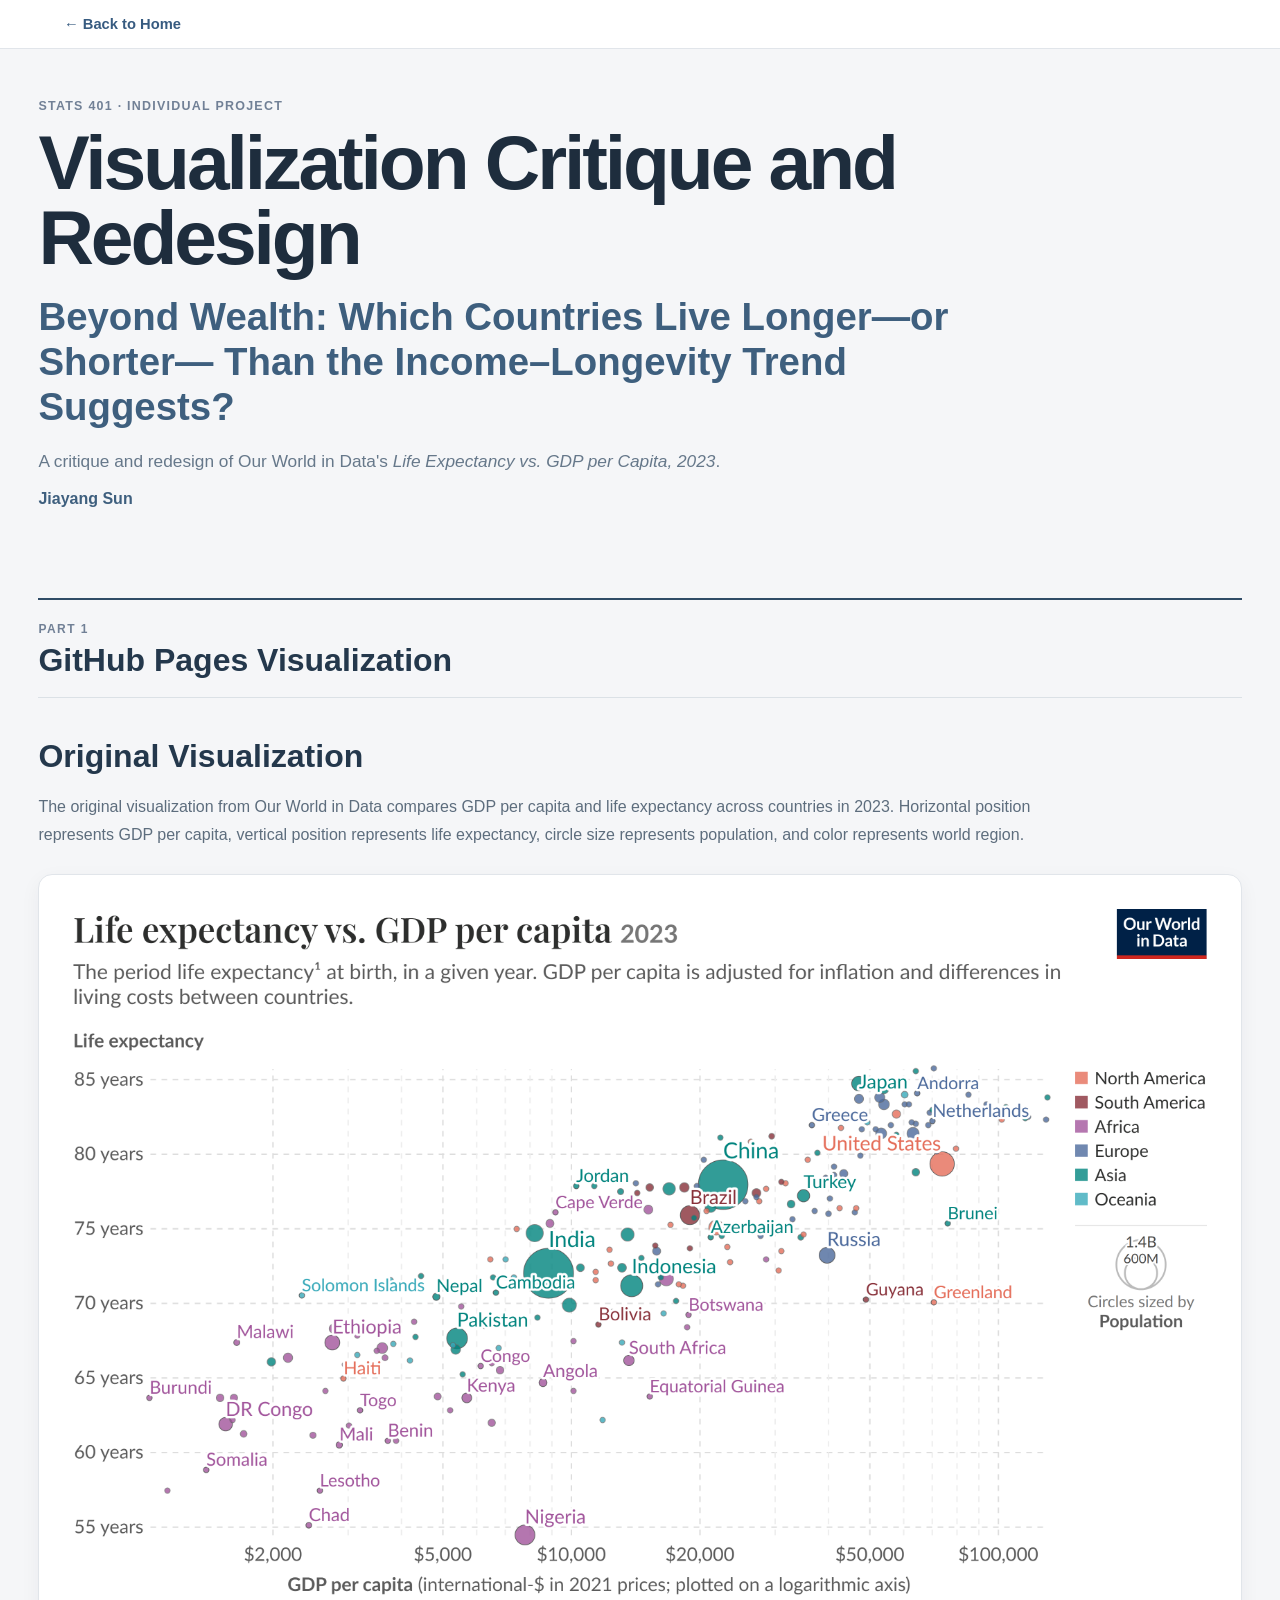
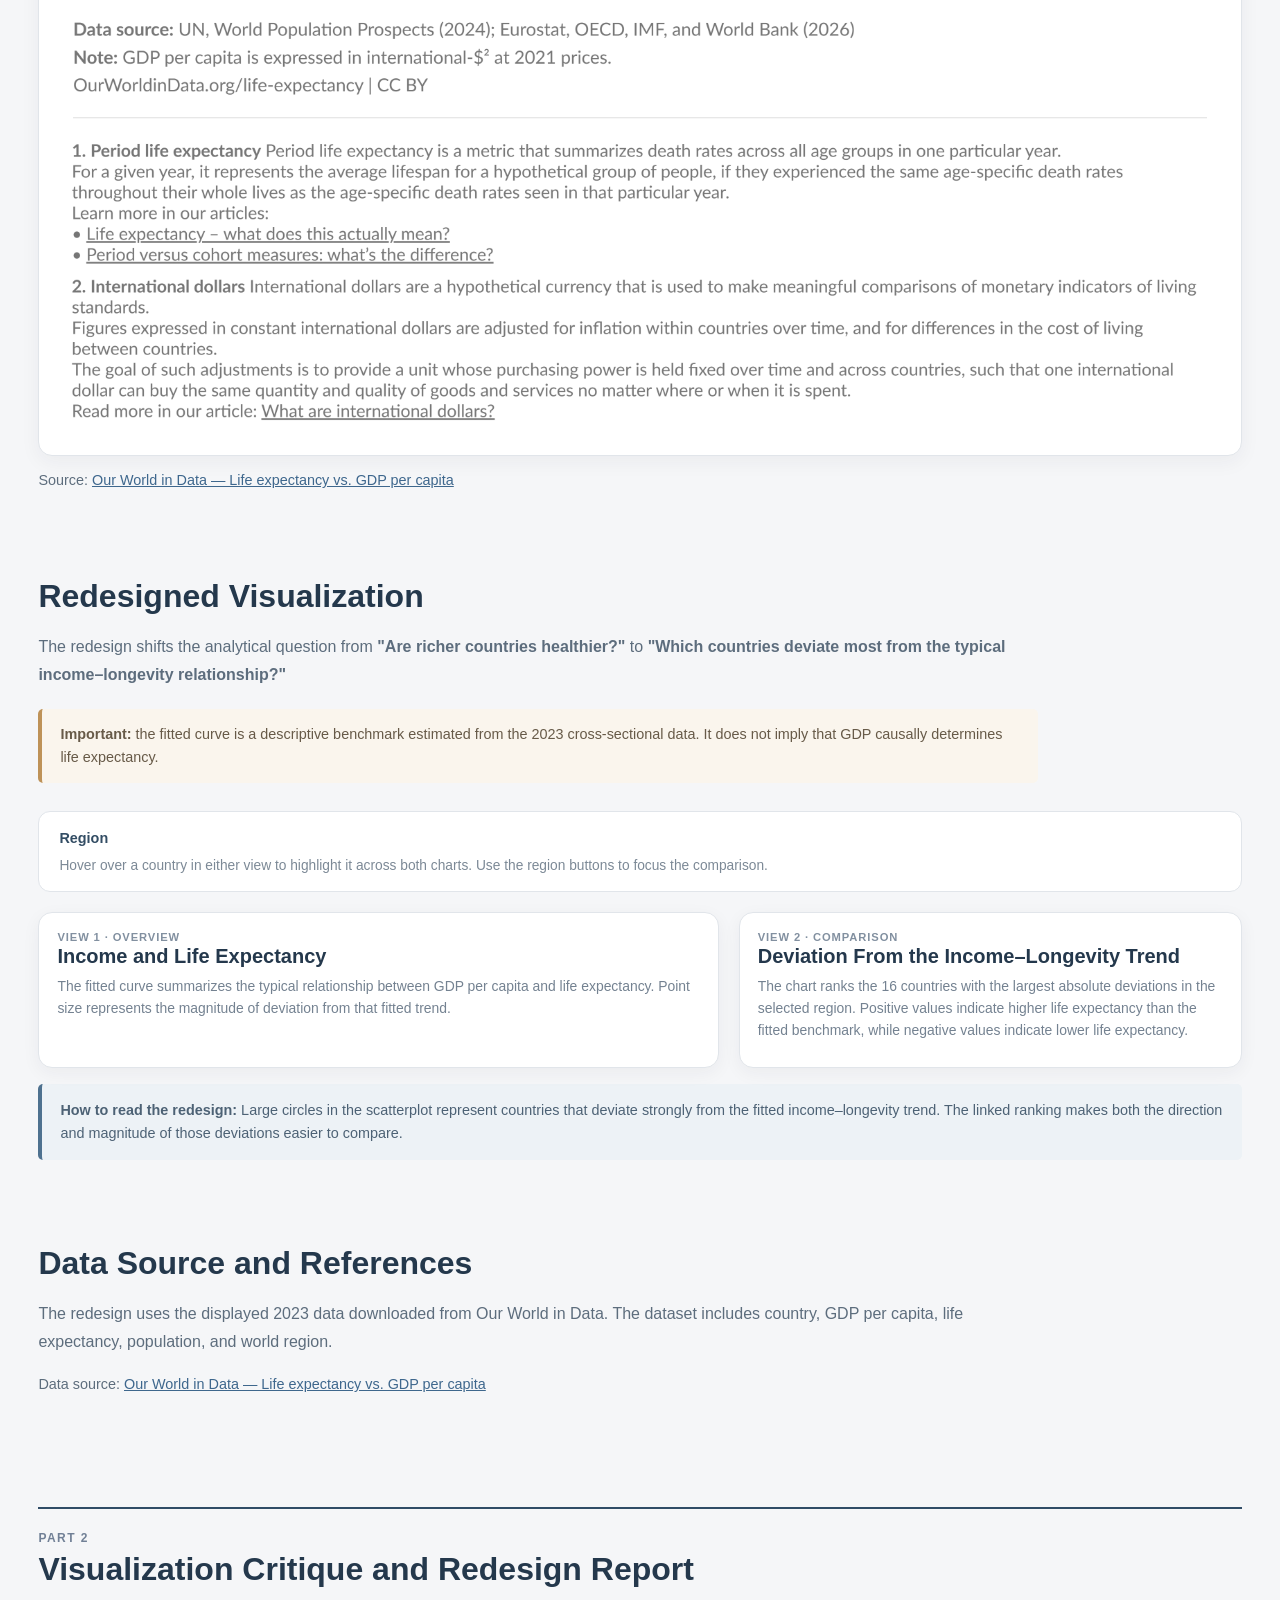
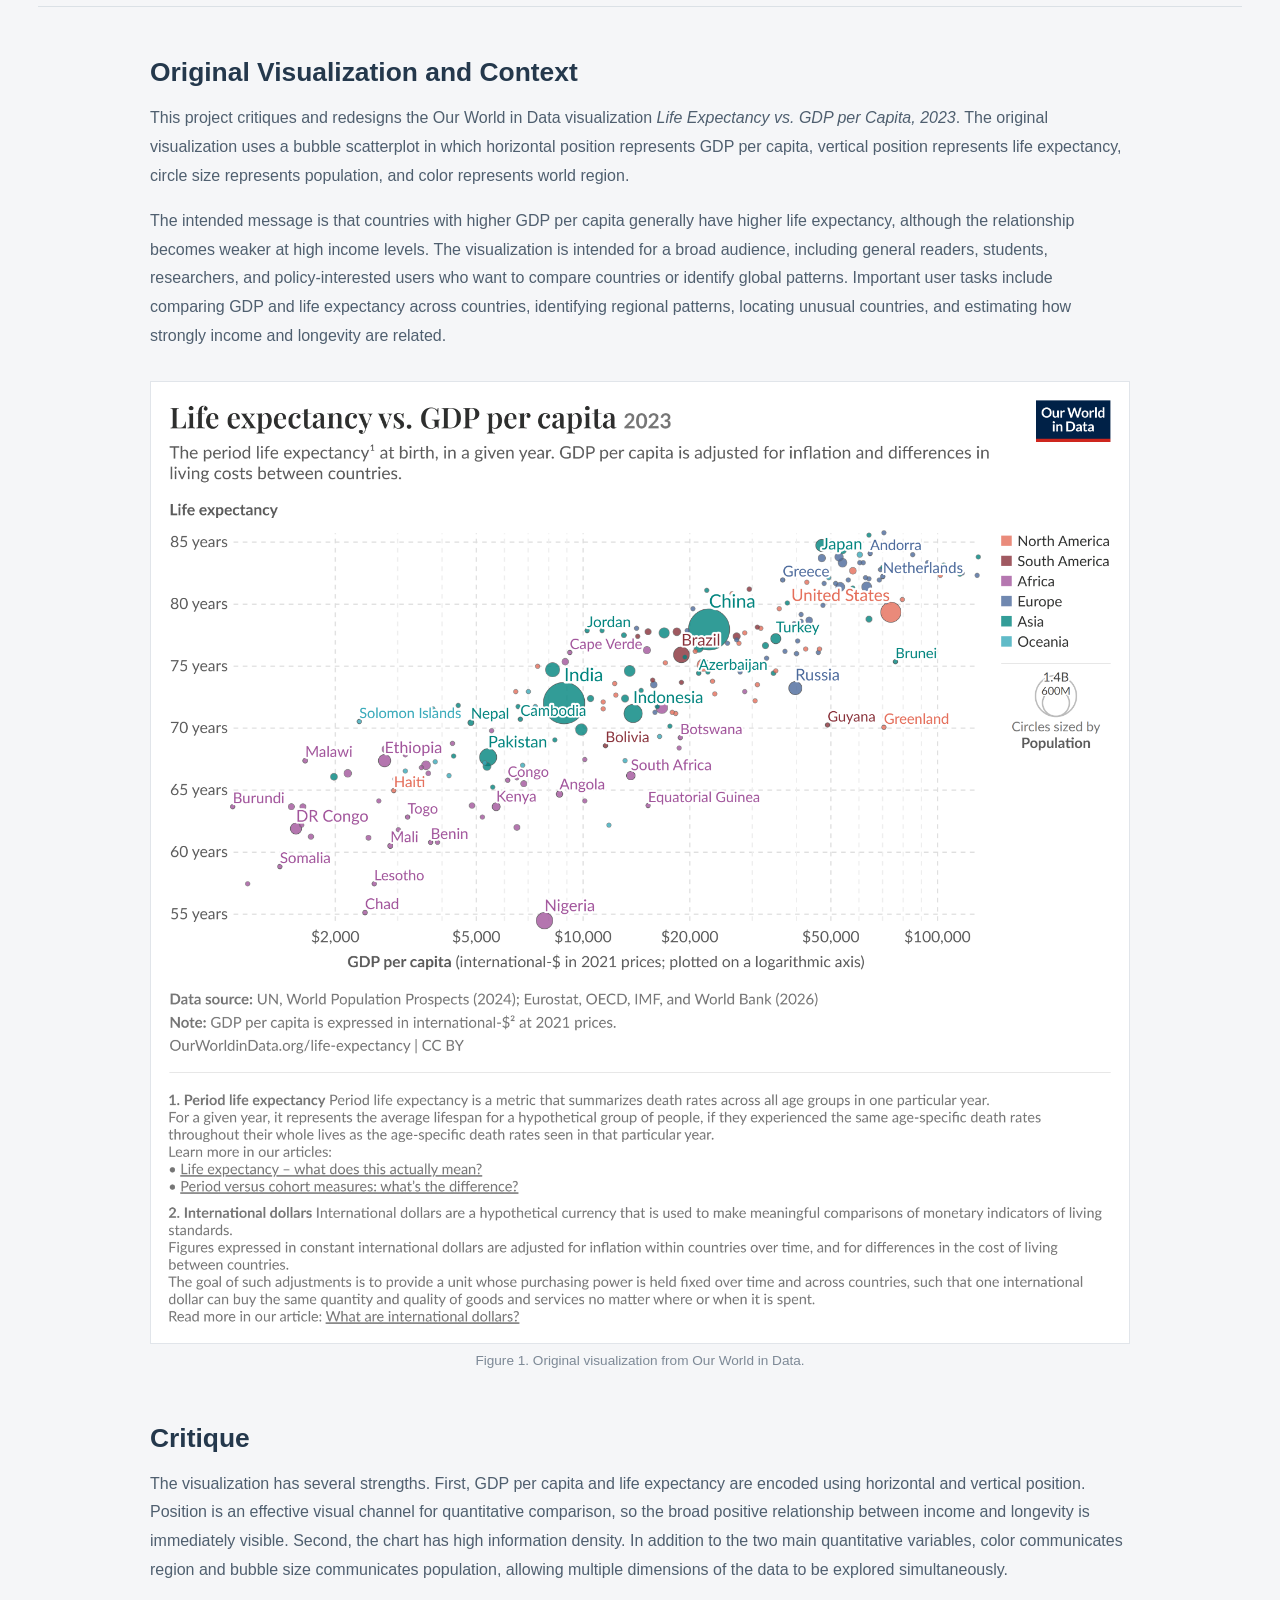
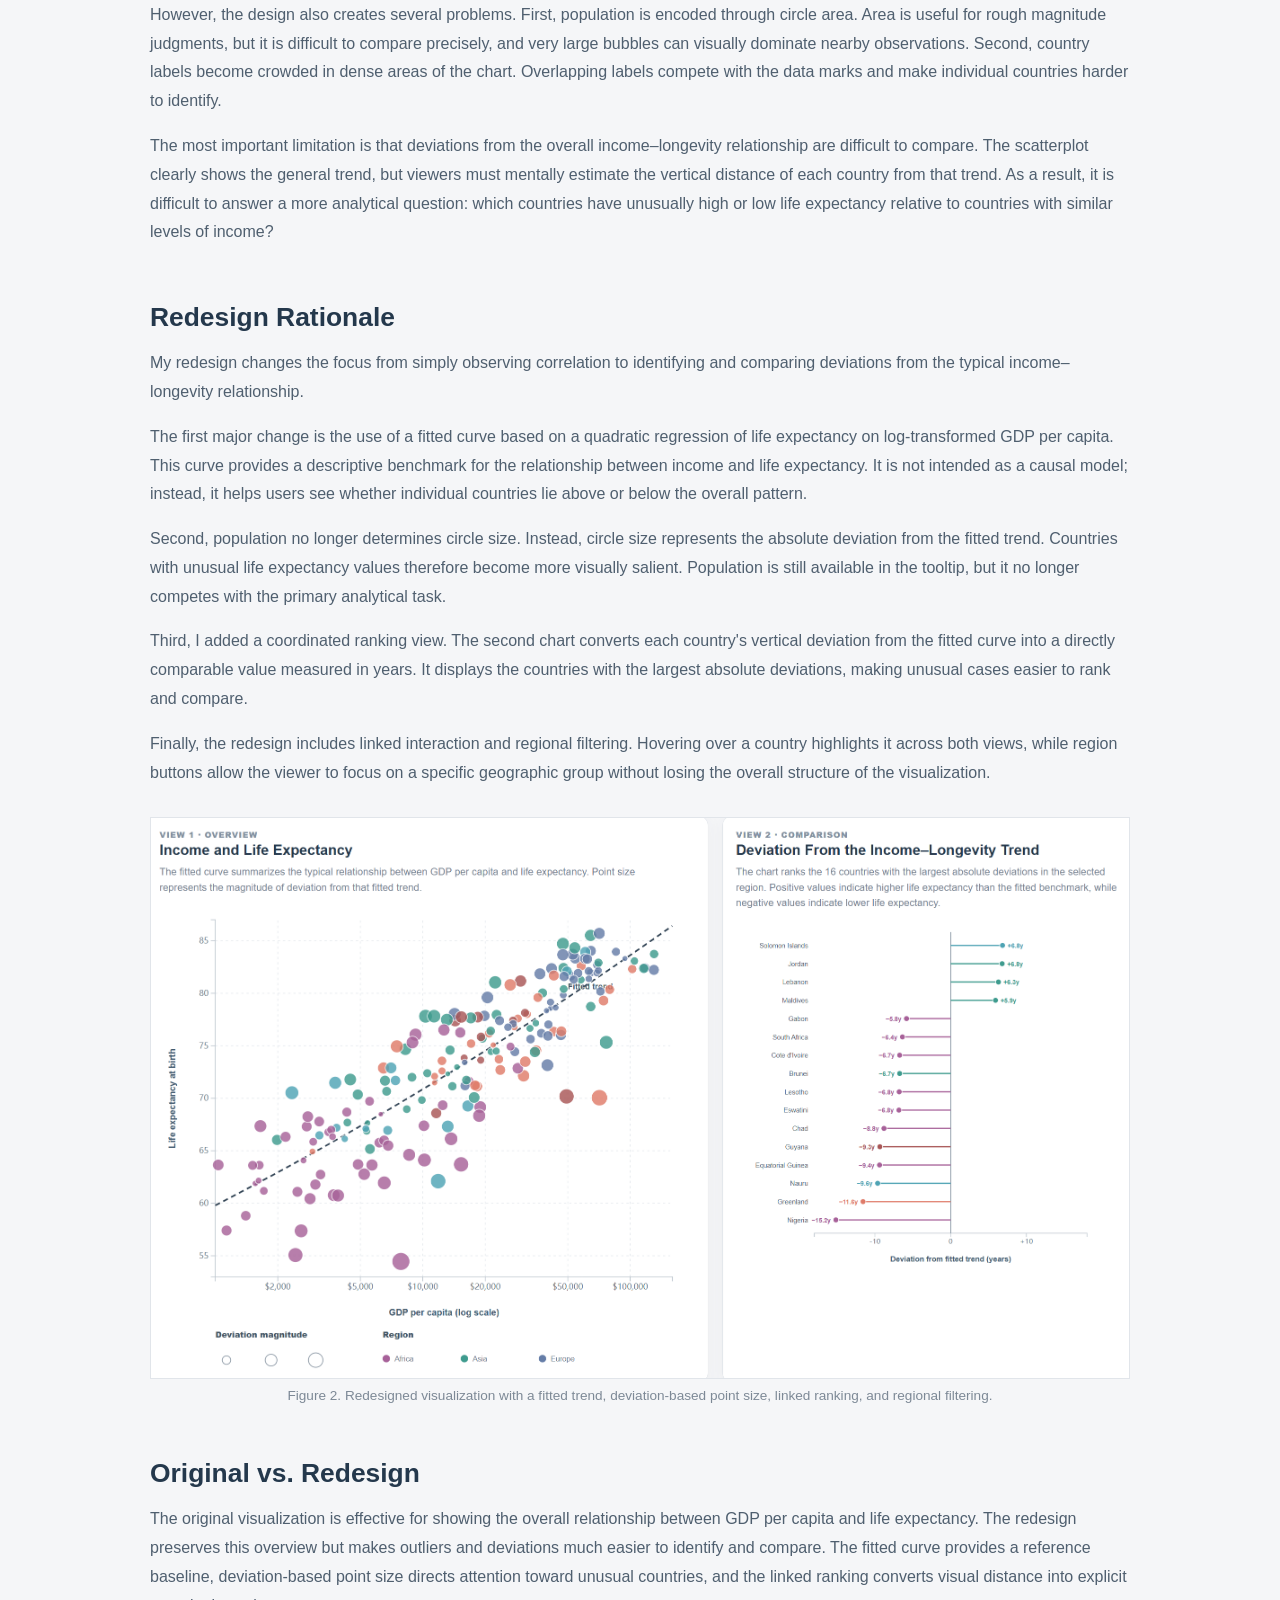
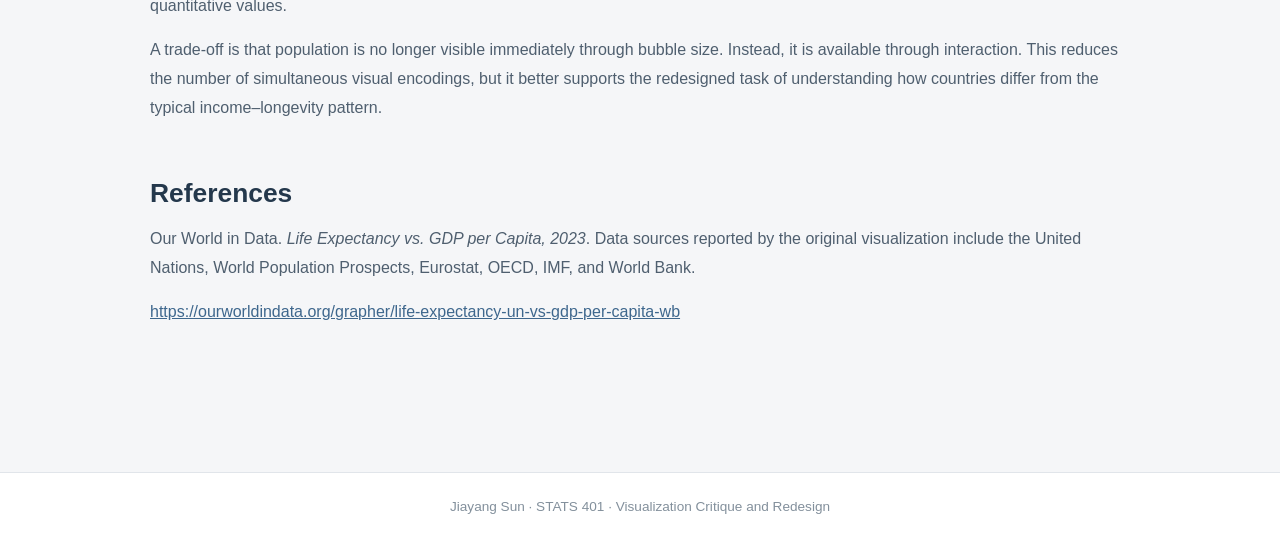
<file: critique/index.html>
<!DOCTYPE html>
<html lang="en">
<head>
  <meta charset="UTF-8" />
  <meta name="viewport" content="width=device-width, initial-scale=1.0" />

  <title>Visualization Critique and Redesign</title>

  <link rel="stylesheet" href="style.css" />

  <script src="https://d3js.org/d3.v7.min.js"></script>
</head>

<body>

  <header class="top-bar">
    <a class="home-link" href="../index.html">← Back to Home</a>
  </header>

  <main class="page">

    <!-- =====================================================
         HERO
    ====================================================== -->

    <section class="hero">

      <p class="eyebrow">
        STATS 401 · Individual Project
      </p>

      <h1>Visualization Critique and Redesign</h1>

      <h2 class="hero-question">
        Beyond Wealth: Which Countries Live Longer—or Shorter—
        Than the Income–Longevity Trend Suggests?
      </h2>

      <p class="subtitle">
        A critique and redesign of Our World in Data's
        <em>Life Expectancy vs. GDP per Capita, 2023</em>.
      </p>

      <p class="author-name">
        Jiayang Sun
      </p>

    </section>


    <!-- =====================================================
         PART 1
    ====================================================== -->

    <section class="part-header">
      <p>PART 1</p>
      <h2>GitHub Pages Visualization</h2>
    </section>


    <!-- ORIGINAL VISUALIZATION -->

    <section class="section">

      <h2>Original Visualization</h2>

      <p>
        The original visualization from Our World in Data compares GDP per
        capita and life expectancy across countries in 2023. Horizontal position
        represents GDP per capita, vertical position represents life expectancy,
        circle size represents population, and color represents world region.
      </p>

      <div class="image-card">

        <img
          class="original-image"
          src="images/original.png"
          alt="Original Our World in Data visualization showing life expectancy versus GDP per capita in 2023"
        />

      </div>

      <p class="source-text">
        Source:
        <a
          href="https://ourworldindata.org/grapher/life-expectancy-un-vs-gdp-per-capita-wb"
          target="_blank"
          rel="noopener noreferrer"
        >
          Our World in Data — Life expectancy vs. GDP per capita
        </a>
      </p>

    </section>


    <!-- REDESIGNED VISUALIZATION -->

    <section class="section">

      <h2>Redesigned Visualization</h2>

      <p class="chart-intro">
        The redesign shifts the analytical question from
        <strong>"Are richer countries healthier?"</strong>
        to
        <strong>
          "Which countries deviate most from the typical income–longevity
          relationship?"
        </strong>
      </p>

      <div class="model-note">
        <strong>Important:</strong>
        the fitted curve is a descriptive benchmark estimated from the 2023
        cross-sectional data. It does not imply that GDP causally determines
        life expectancy.
      </div>


      <!-- CONTROLS -->

      <div class="controls-panel">

        <div class="control-block">

          <span class="control-label">Region</span>

          <div id="region-buttons"></div>

        </div>

        <p class="interaction-note">
          Hover over a country in either view to highlight it across both
          charts. Use the region buttons to focus the comparison.
        </p>

      </div>


      <!-- TWO LINKED VIEWS -->

      <div class="visualization-grid">


        <!-- VIEW 1 -->

        <div class="chart-card">

          <div class="chart-header">

            <p class="chart-kicker">VIEW 1 · OVERVIEW</p>

            <h3>Income and Life Expectancy</h3>

            <p>
              The fitted curve summarizes the typical relationship between GDP
              per capita and life expectancy. Point size represents the
              magnitude of deviation from that fitted trend.
            </p>

          </div>

          <div id="scatter-chart"></div>

        </div>


        <!-- VIEW 2 -->

        <div class="chart-card">

          <div class="chart-header">

            <p class="chart-kicker">VIEW 2 · COMPARISON</p>

            <h3>Deviation From the Income–Longevity Trend</h3>

            <p>
              The chart ranks the 16 countries with the largest absolute
              deviations in the selected region. Positive values indicate
              higher life expectancy than the fitted benchmark, while negative
              values indicate lower life expectancy.
            </p>

          </div>

          <div id="gap-chart"></div>

        </div>

      </div>


      <div id="tooltip" class="tooltip"></div>


      <div class="interpretation-box">

        <strong>How to read the redesign:</strong>

        Large circles in the scatterplot represent countries that deviate
        strongly from the fitted income–longevity trend. The linked ranking
        makes both the direction and magnitude of those deviations easier to
        compare.

      </div>

    </section>


    <!-- DATA SOURCE -->

    <section class="section">

      <h2>Data Source and References</h2>

      <p>
        The redesign uses the displayed 2023 data downloaded from Our World in
        Data. The dataset includes country, GDP per capita, life expectancy,
        population, and world region.
      </p>

      <p class="source-text">
        Data source:
        <a
          href="https://ourworldindata.org/grapher/life-expectancy-un-vs-gdp-per-capita-wb"
          target="_blank"
          rel="noopener noreferrer"
        >
          Our World in Data — Life expectancy vs. GDP per capita
        </a>
      </p>

    </section>


    <!-- =====================================================
         PART 2
    ====================================================== -->

    <section class="part-header report-part">
      <p>PART 2</p>
      <h2>Visualization Critique and Redesign Report</h2>
    </section>


    <!-- REPORT -->

    <article class="report">

      <section class="report-section">

        <h2>Original Visualization and Context</h2>

        <p>
          This project critiques and redesigns the Our World in Data
          visualization <em>Life Expectancy vs. GDP per Capita, 2023</em>.
          The original visualization uses a bubble scatterplot in which
          horizontal position represents GDP per capita, vertical position
          represents life expectancy, circle size represents population, and
          color represents world region.
        </p>

        <p>
          The intended message is that countries with higher GDP per capita
          generally have higher life expectancy, although the relationship
          becomes weaker at high income levels. The visualization is intended
          for a broad audience, including general readers, students,
          researchers, and policy-interested users who want to compare
          countries or identify global patterns. Important user tasks include
          comparing GDP and life expectancy across countries, identifying
          regional patterns, locating unusual countries, and estimating how
          strongly income and longevity are related.
        </p>

        <figure class="report-figure">

          <img
            src="images/original.png"
            alt="Original Our World in Data visualization"
          />

          <figcaption>
            Figure 1. Original visualization from Our World in Data.
          </figcaption>

        </figure>

      </section>


      <section class="report-section">

        <h2>Critique</h2>

        <p>
          The visualization has several strengths. First, GDP per capita and
          life expectancy are encoded using horizontal and vertical position.
          Position is an effective visual channel for quantitative comparison,
          so the broad positive relationship between income and longevity is
          immediately visible. Second, the chart has high information density.
          In addition to the two main quantitative variables, color communicates
          region and bubble size communicates population, allowing multiple
          dimensions of the data to be explored simultaneously.
        </p>

        <p>
          However, the design also creates several problems. First, population
          is encoded through circle area. Area is useful for rough magnitude
          judgments, but it is difficult to compare precisely, and very large
          bubbles can visually dominate nearby observations. Second, country
          labels become crowded in dense areas of the chart. Overlapping labels
          compete with the data marks and make individual countries harder to
          identify.
        </p>

        <p>
          The most important limitation is that deviations from the overall
          income–longevity relationship are difficult to compare. The
          scatterplot clearly shows the general trend, but viewers must mentally
          estimate the vertical distance of each country from that trend. As a
          result, it is difficult to answer a more analytical question: which
          countries have unusually high or low life expectancy relative to
          countries with similar levels of income?
        </p>

      </section>


      <section class="report-section">

        <h2>Redesign Rationale</h2>

        <p>
          My redesign changes the focus from simply observing correlation to
          identifying and comparing deviations from the typical
          income–longevity relationship.
        </p>

        <p>
          The first major change is the use of a fitted curve based on a
          quadratic regression of life expectancy on log-transformed GDP per
          capita. This curve provides a descriptive benchmark for the
          relationship between income and life expectancy. It is not intended
          as a causal model; instead, it helps users see whether individual
          countries lie above or below the overall pattern.
        </p>

        <p>
          Second, population no longer determines circle size. Instead, circle
          size represents the absolute deviation from the fitted trend.
          Countries with unusual life expectancy values therefore become more
          visually salient. Population is still available in the tooltip, but
          it no longer competes with the primary analytical task.
        </p>

        <p>
          Third, I added a coordinated ranking view. The second chart converts
          each country's vertical deviation from the fitted curve into a
          directly comparable value measured in years. It displays the countries
          with the largest absolute deviations, making unusual cases easier to
          rank and compare.
        </p>

        <p>
          Finally, the redesign includes linked interaction and regional
          filtering. Hovering over a country highlights it across both views,
          while region buttons allow the viewer to focus on a specific
          geographic group without losing the overall structure of the
          visualization.
        </p>

        <figure class="report-figure">

          <img
            src="images/redesign.png"
            alt="Redesigned visualization with linked scatterplot and deviation ranking"
          />

          <figcaption>
            Figure 2. Redesigned visualization with a fitted trend,
            deviation-based point size, linked ranking, and regional filtering.
          </figcaption>

        </figure>

      </section>


      <section class="report-section">

        <h2>Original vs. Redesign</h2>

        <p>
          The original visualization is effective for showing the overall
          relationship between GDP per capita and life expectancy. The redesign
          preserves this overview but makes outliers and deviations much easier
          to identify and compare. The fitted curve provides a reference
          baseline, deviation-based point size directs attention toward unusual
          countries, and the linked ranking converts visual distance into
          explicit quantitative values.
        </p>

        <p>
          A trade-off is that population is no longer visible immediately
          through bubble size. Instead, it is available through interaction.
          This reduces the number of simultaneous visual encodings, but it
          better supports the redesigned task of understanding how countries
          differ from the typical income–longevity pattern.
        </p>

      </section>


      <section class="report-section">

        <h2>References</h2>

        <p>
          Our World in Data.
          <em>Life Expectancy vs. GDP per Capita, 2023</em>.
          Data sources reported by the original visualization include the
          United Nations, World Population Prospects, Eurostat, OECD, IMF, and
          World Bank.
        </p>

        <p>
          <a
            href="https://ourworldindata.org/grapher/life-expectancy-un-vs-gdp-per-capita-wb"
            target="_blank"
            rel="noopener noreferrer"
          >
            https://ourworldindata.org/grapher/life-expectancy-un-vs-gdp-per-capita-wb
          </a>
        </p>

      </section>

    </article>

  </main>


  <footer>
    Jiayang Sun · STATS 401 · Visualization Critique and Redesign
  </footer>


  <script src="script.js"></script>

</body>
</html>
</file>
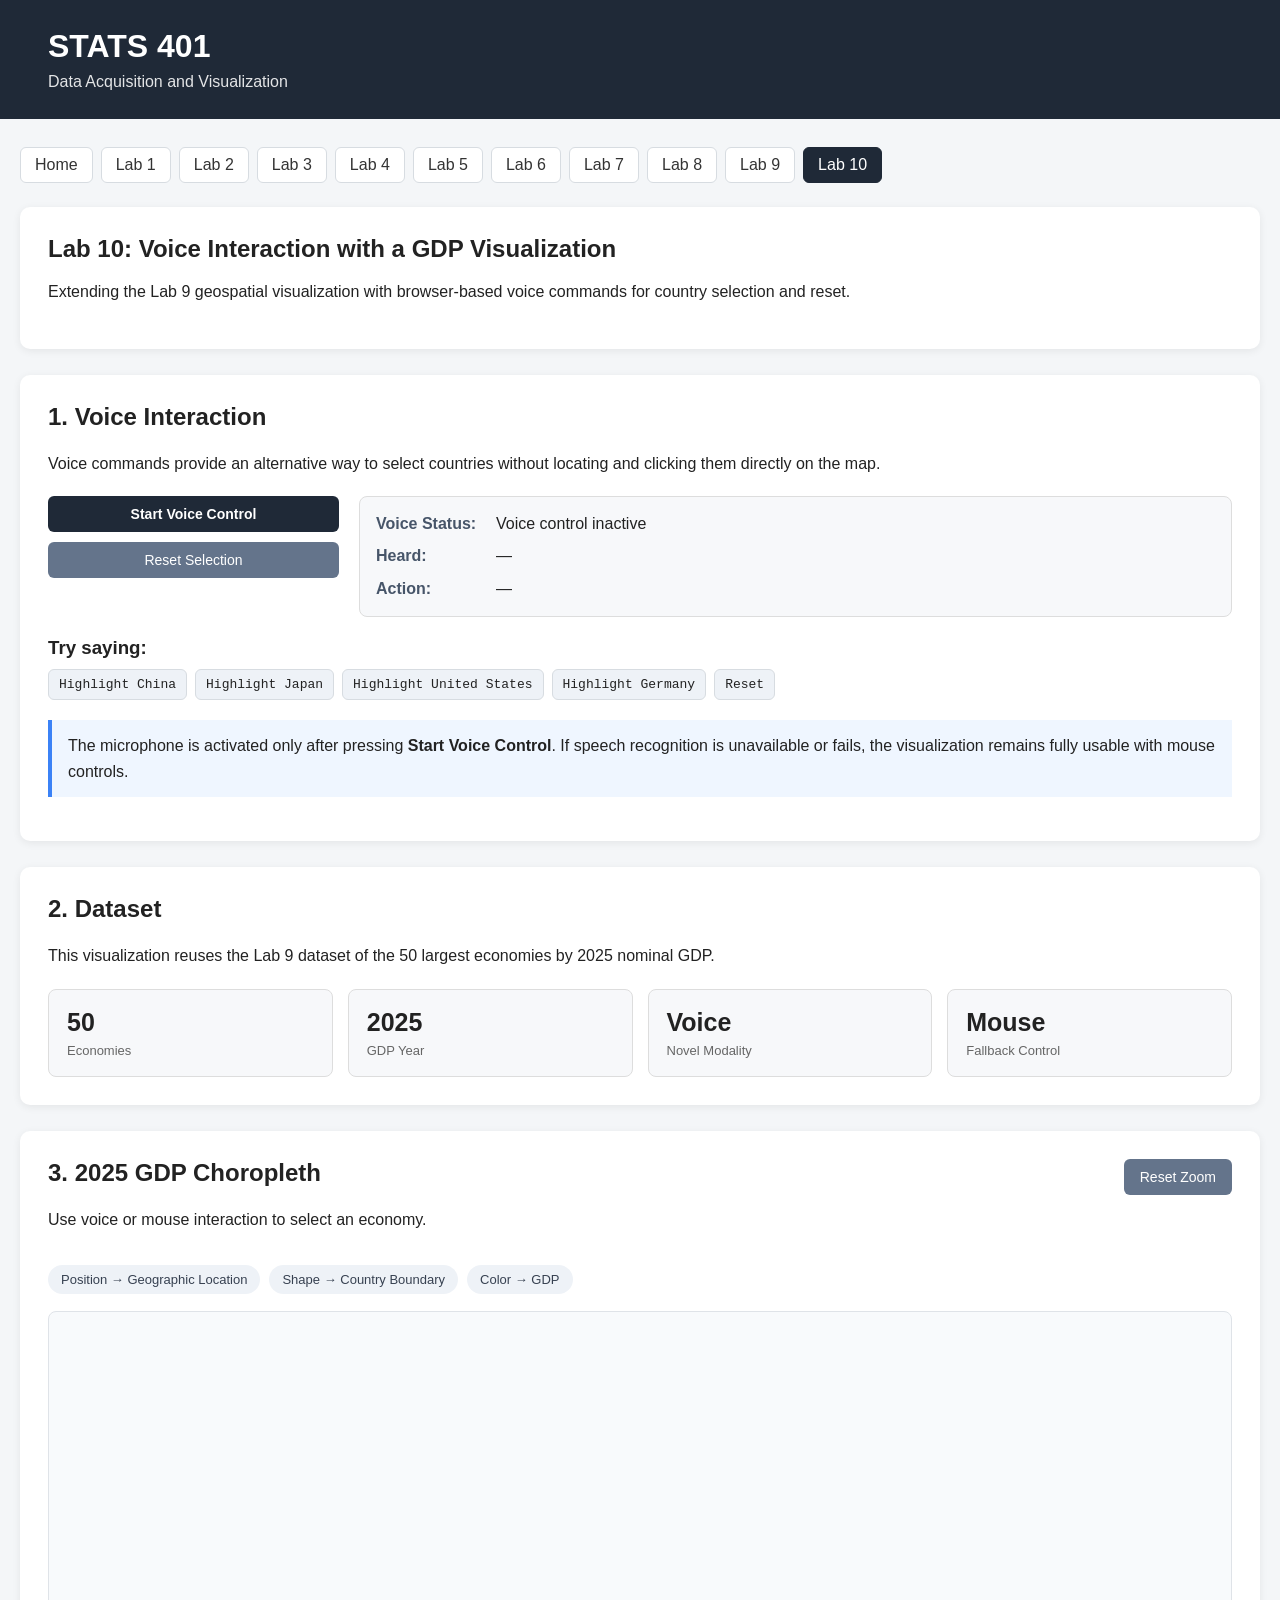
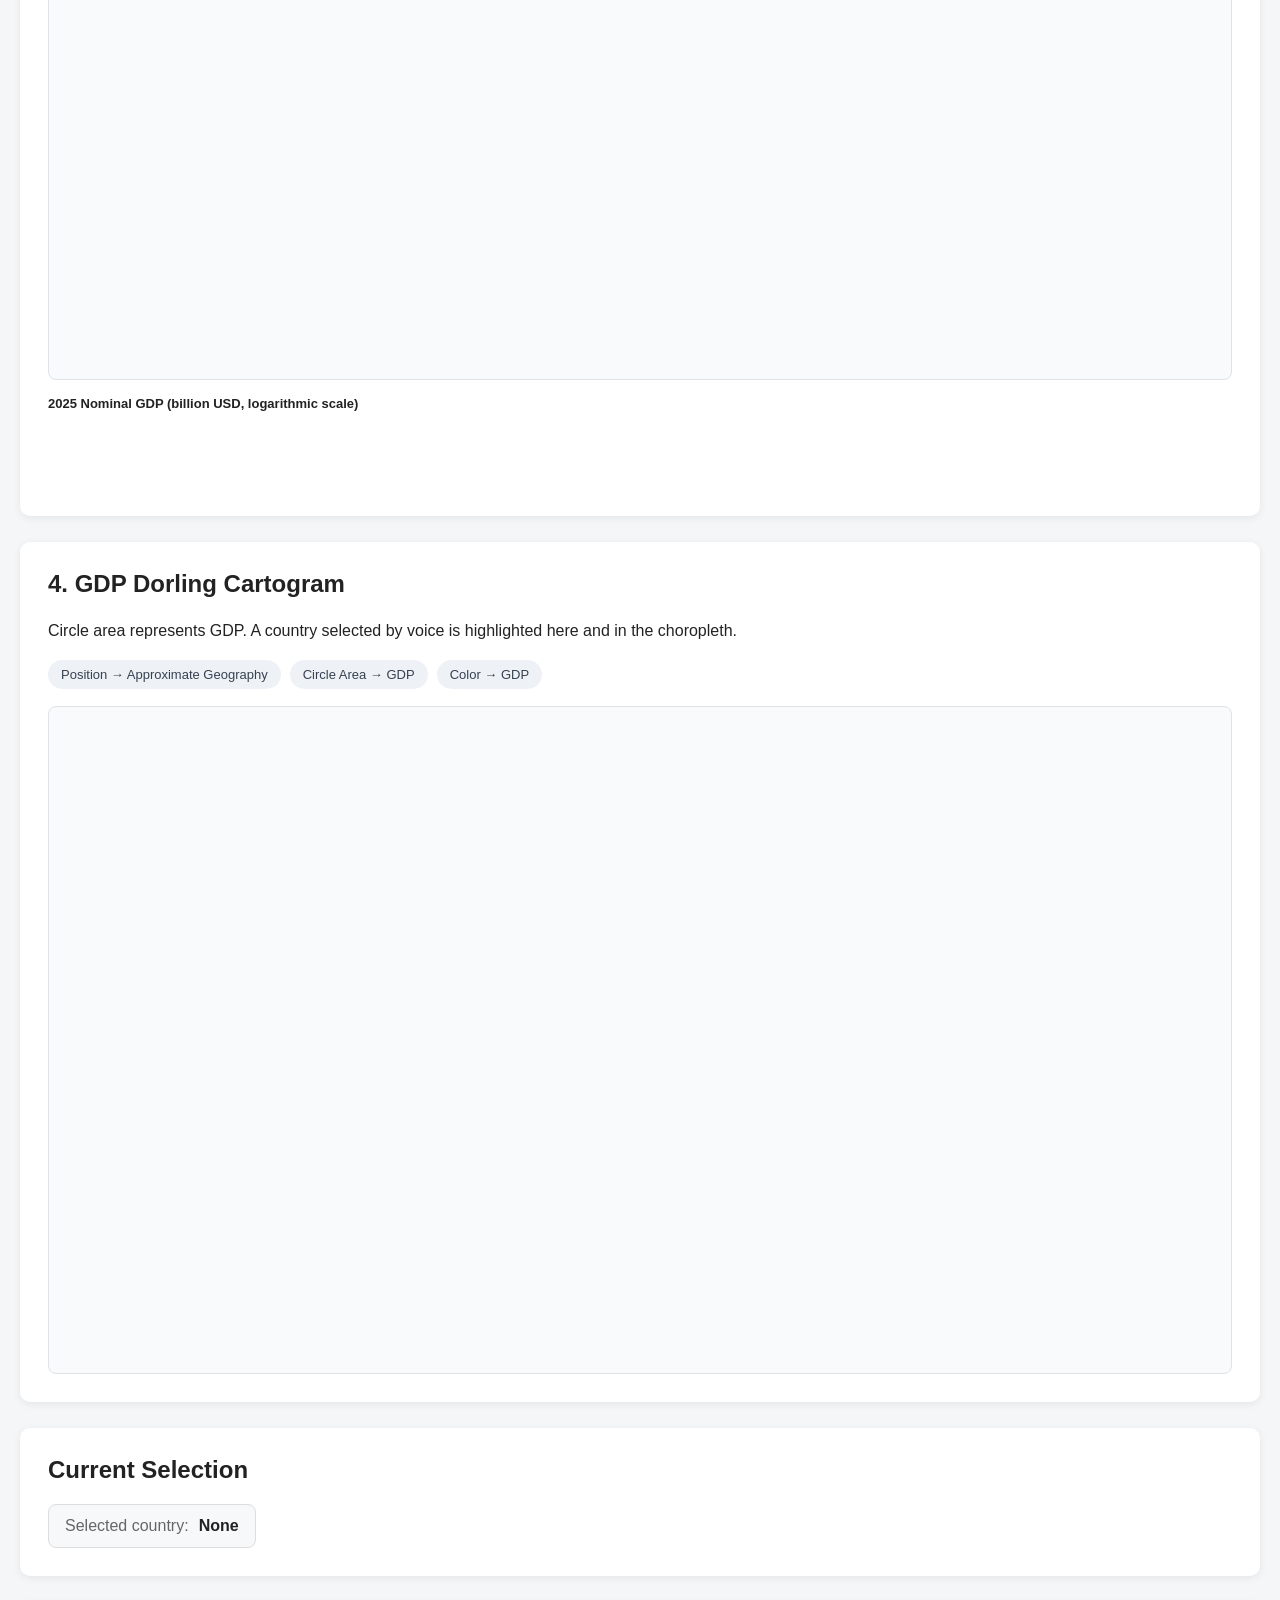
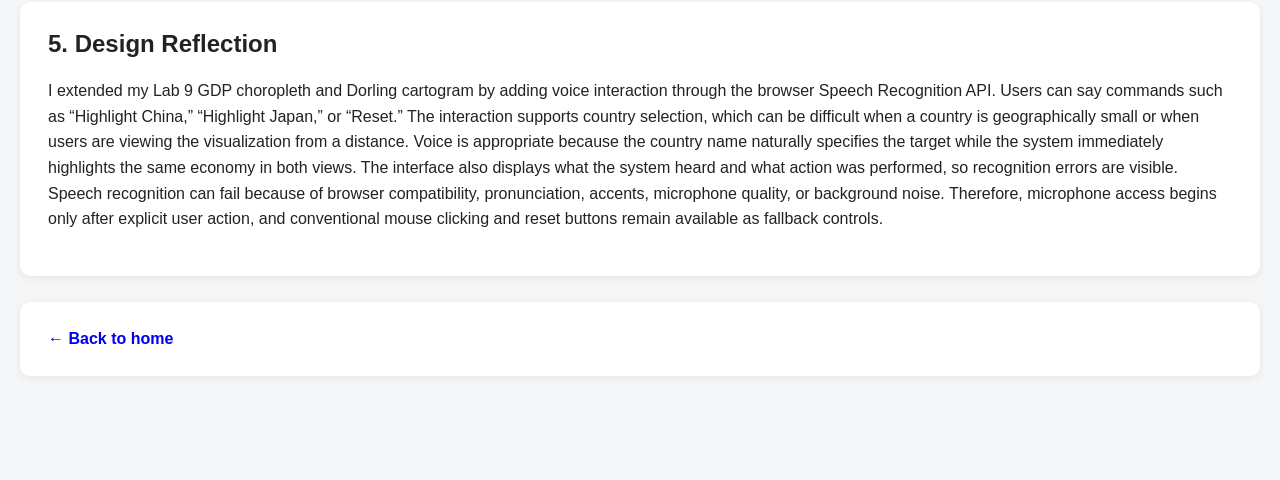
<file: lab10/index.html>
<!DOCTYPE html>
<html lang="en">

<head>
    <meta charset="UTF-8">

    <meta
        name="viewport"
        content="width=device-width, initial-scale=1.0"
    >

    <title>
        Lab 10 - Novel Interaction with Visualization
    </title>

    <link
        rel="stylesheet"
        href="css/style.css"
    >

    <script src="https://d3js.org/d3.v7.min.js"></script>
</head>


<body>

<header>

    <h1>
        STATS 401
    </h1>

    <p>
        Data Acquisition and Visualization
    </p>

</header>


<main>

    <!-- ================================= -->
    <!-- NAVIGATION -->
    <!-- ================================= -->

    <nav class="lab-nav">

        <a href="../index.html">
            Home
        </a>

        <a href="../lab1/">
            Lab 1
        </a>

        <a href="../lab2/">
            Lab 2
        </a>

        <a href="../lab3/">
            Lab 3
        </a>

        <a href="../lab4/">
            Lab 4
        </a>

        <a href="../lab5/">
            Lab 5
        </a>

        <a href="../lab6/">
            Lab 6
        </a>

        <a href="../lab7/">
            Lab 7
        </a>

        <a href="../lab8/">
            Lab 8
        </a>

        <a href="../lab9/">
            Lab 9
        </a>

        <a
            href="../lab10/"
            class="active"
        >
            Lab 10
        </a>

    </nav>


    <!-- ================================= -->
    <!-- INTRO -->
    <!-- ================================= -->

    <section class="card page-intro">

        <h1>
            Lab 10: Voice Interaction with a GDP Visualization
        </h1>

        <p>
            Extending the Lab 9 geospatial visualization with
            browser-based voice commands for country selection
            and reset.
        </p>

    </section>


    <!-- ================================= -->
    <!-- VOICE CONTROL -->
    <!-- ================================= -->

    <section class="card">

        <h2>
            1. Voice Interaction
        </h2>

        <p>
            Voice commands provide an alternative way to select
            countries without locating and clicking them directly
            on the map.
        </p>


        <div class="voice-layout">

            <div class="voice-controls">

                <button
                    id="voice-button"
                    class="button voice-button"
                >
                    Start Voice Control
                </button>


                <button
                    id="reset-selection"
                    class="button secondary-button"
                >
                    Reset Selection
                </button>

            </div>


            <div class="voice-feedback">

                <div class="feedback-row">

                    <span class="feedback-label">
                        Voice Status:
                    </span>

                    <span id="voice-status">
                        Voice control inactive
                    </span>

                </div>


                <div class="feedback-row">

                    <span class="feedback-label">
                        Heard:
                    </span>

                    <span id="heard-command">
                        —
                    </span>

                </div>


                <div class="feedback-row">

                    <span class="feedback-label">
                        Action:
                    </span>

                    <span id="voice-action">
                        —
                    </span>

                </div>

            </div>

        </div>


        <div class="command-help">

            <h3>
                Try saying:
            </h3>

            <div class="command-list">

                <code>
                    Highlight China
                </code>

                <code>
                    Highlight Japan
                </code>

                <code>
                    Highlight United States
                </code>

                <code>
                    Highlight Germany
                </code>

                <code>
                    Reset
                </code>

            </div>

        </div>


        <p class="privacy-note">
            The microphone is activated only after pressing
            <strong>Start Voice Control</strong>. If speech
            recognition is unavailable or fails, the visualization
            remains fully usable with mouse controls.
        </p>

    </section>


    <!-- ================================= -->
    <!-- DATASET -->
    <!-- ================================= -->

    <section class="card">

        <h2>
            2. Dataset
        </h2>

        <p>
            This visualization reuses the Lab 9 dataset of the
            50 largest economies by 2025 nominal GDP.
        </p>


        <div class="dataset-grid">

            <div class="stat-card">

                <div class="stat-number">
                    50
                </div>

                <div class="stat-label">
                    Economies
                </div>

            </div>


            <div class="stat-card">

                <div class="stat-number">
                    2025
                </div>

                <div class="stat-label">
                    GDP Year
                </div>

            </div>


            <div class="stat-card">

                <div class="stat-number">
                    Voice
                </div>

                <div class="stat-label">
                    Novel Modality
                </div>

            </div>


            <div class="stat-card">

                <div class="stat-number">
                    Mouse
                </div>

                <div class="stat-label">
                    Fallback Control
                </div>

            </div>

        </div>

    </section>


    <!-- ================================= -->
    <!-- CHOROPLETH -->
    <!-- ================================= -->

    <section class="card">

        <div class="section-heading">

            <div>

                <h2>
                    3. 2025 GDP Choropleth
                </h2>

                <p>
                    Use voice or mouse interaction to select
                    an economy.
                </p>

            </div>


            <button
                id="reset-choropleth"
                class="button secondary-button"
            >
                Reset Zoom
            </button>

        </div>


        <div class="encoding-box">

            <span>
                Position → Geographic Location
            </span>

            <span>
                Shape → Country Boundary
            </span>

            <span>
                Color → GDP
            </span>

        </div>


        <div class="map-wrapper">

            <svg
                id="choropleth-map"
                viewBox="0 0 1100 620"
                preserveAspectRatio="xMidYMid meet"
            ></svg>

        </div>


        <div class="legend-area">

            <div class="legend-title">
                2025 Nominal GDP
                (billion USD, logarithmic scale)
            </div>

            <svg
                id="color-legend"
                width="620"
                height="70"
            ></svg>

        </div>

    </section>


    <!-- ================================= -->
    <!-- CARTOGRAM -->
    <!-- ================================= -->

    <section class="card">

        <h2>
            4. GDP Dorling Cartogram
        </h2>

        <p>
            Circle area represents GDP. A country selected
            by voice is highlighted here and in the choropleth.
        </p>


        <div class="encoding-box">

            <span>
                Position → Approximate Geography
            </span>

            <span>
                Circle Area → GDP
            </span>

            <span>
                Color → GDP
            </span>

        </div>


        <div class="map-wrapper">

            <svg
                id="cartogram-map"
                viewBox="0 0 1100 620"
                preserveAspectRatio="xMidYMid meet"
            ></svg>

        </div>

    </section>


    <!-- ================================= -->
    <!-- CURRENT SELECTION -->
    <!-- ================================= -->

    <section class="card">

        <h2>
            Current Selection
        </h2>

        <div id="selection-panel">

            <span class="selection-label">
                Selected country:
            </span>

            <span id="selected-country">
                None
            </span>

        </div>

    </section>


    <!-- ================================= -->
    <!-- REFLECTION -->
    <!-- ================================= -->

    <section class="card">

        <h2>
            5. Design Reflection
        </h2>

        <p>
            I extended my Lab 9 GDP choropleth and Dorling
            cartogram by adding voice interaction through the
            browser Speech Recognition API. Users can say commands
            such as “Highlight China,” “Highlight Japan,” or
            “Reset.” The interaction supports country selection,
            which can be difficult when a country is geographically
            small or when users are viewing the visualization from
            a distance. Voice is appropriate because the country
            name naturally specifies the target while the system
            immediately highlights the same economy in both views.
            The interface also displays what the system heard and
            what action was performed, so recognition errors are
            visible. Speech recognition can fail because of browser
            compatibility, pronunciation, accents, microphone
            quality, or background noise. Therefore, microphone
            access begins only after explicit user action, and
            conventional mouse clicking and reset buttons remain
            available as fallback controls.
        </p>

    </section>


    <!-- ================================= -->
    <!-- HOME -->
    <!-- ================================= -->

    <section class="card">

        <a
            href="../index.html"
            class="back-home"
        >
            ← Back to home
        </a>

    </section>

</main>


<div
    id="tooltip"
    class="tooltip"
></div>


<script src="js/main.js"></script>

</body>

</html>
</file>
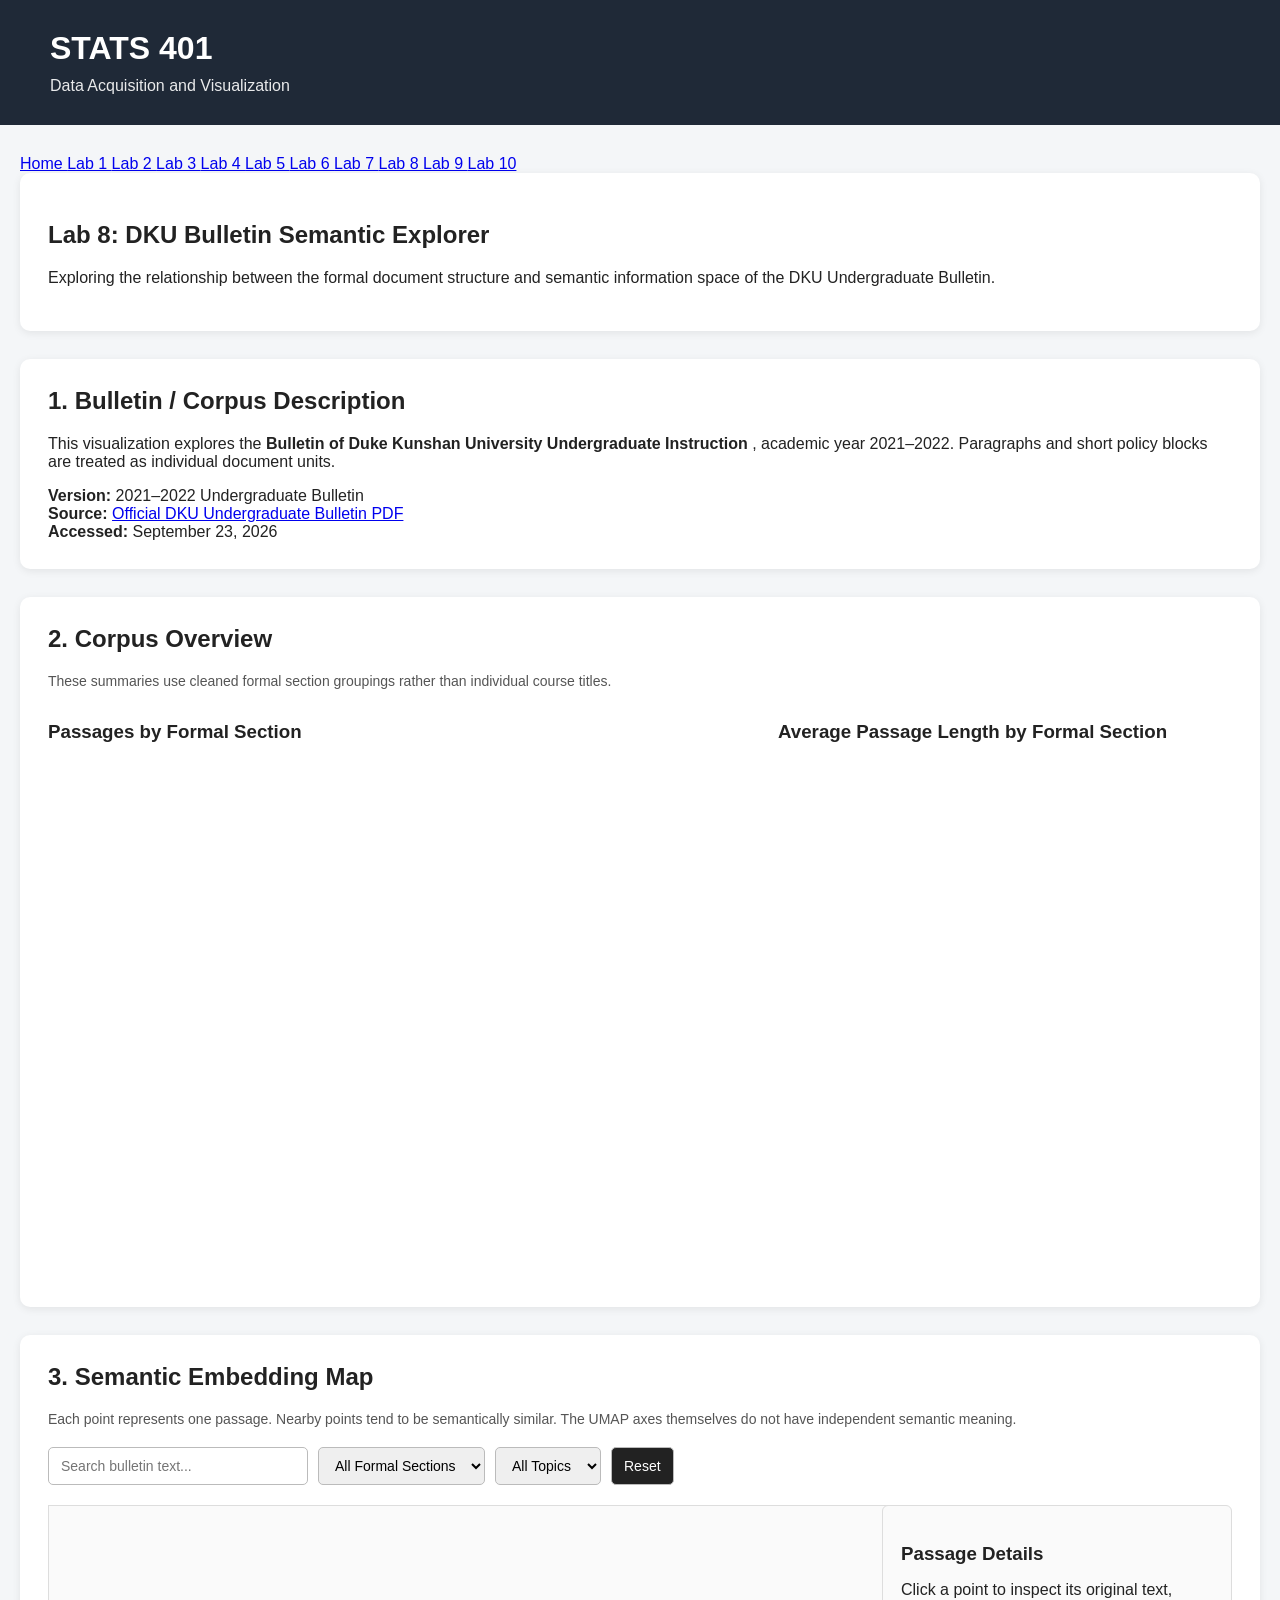
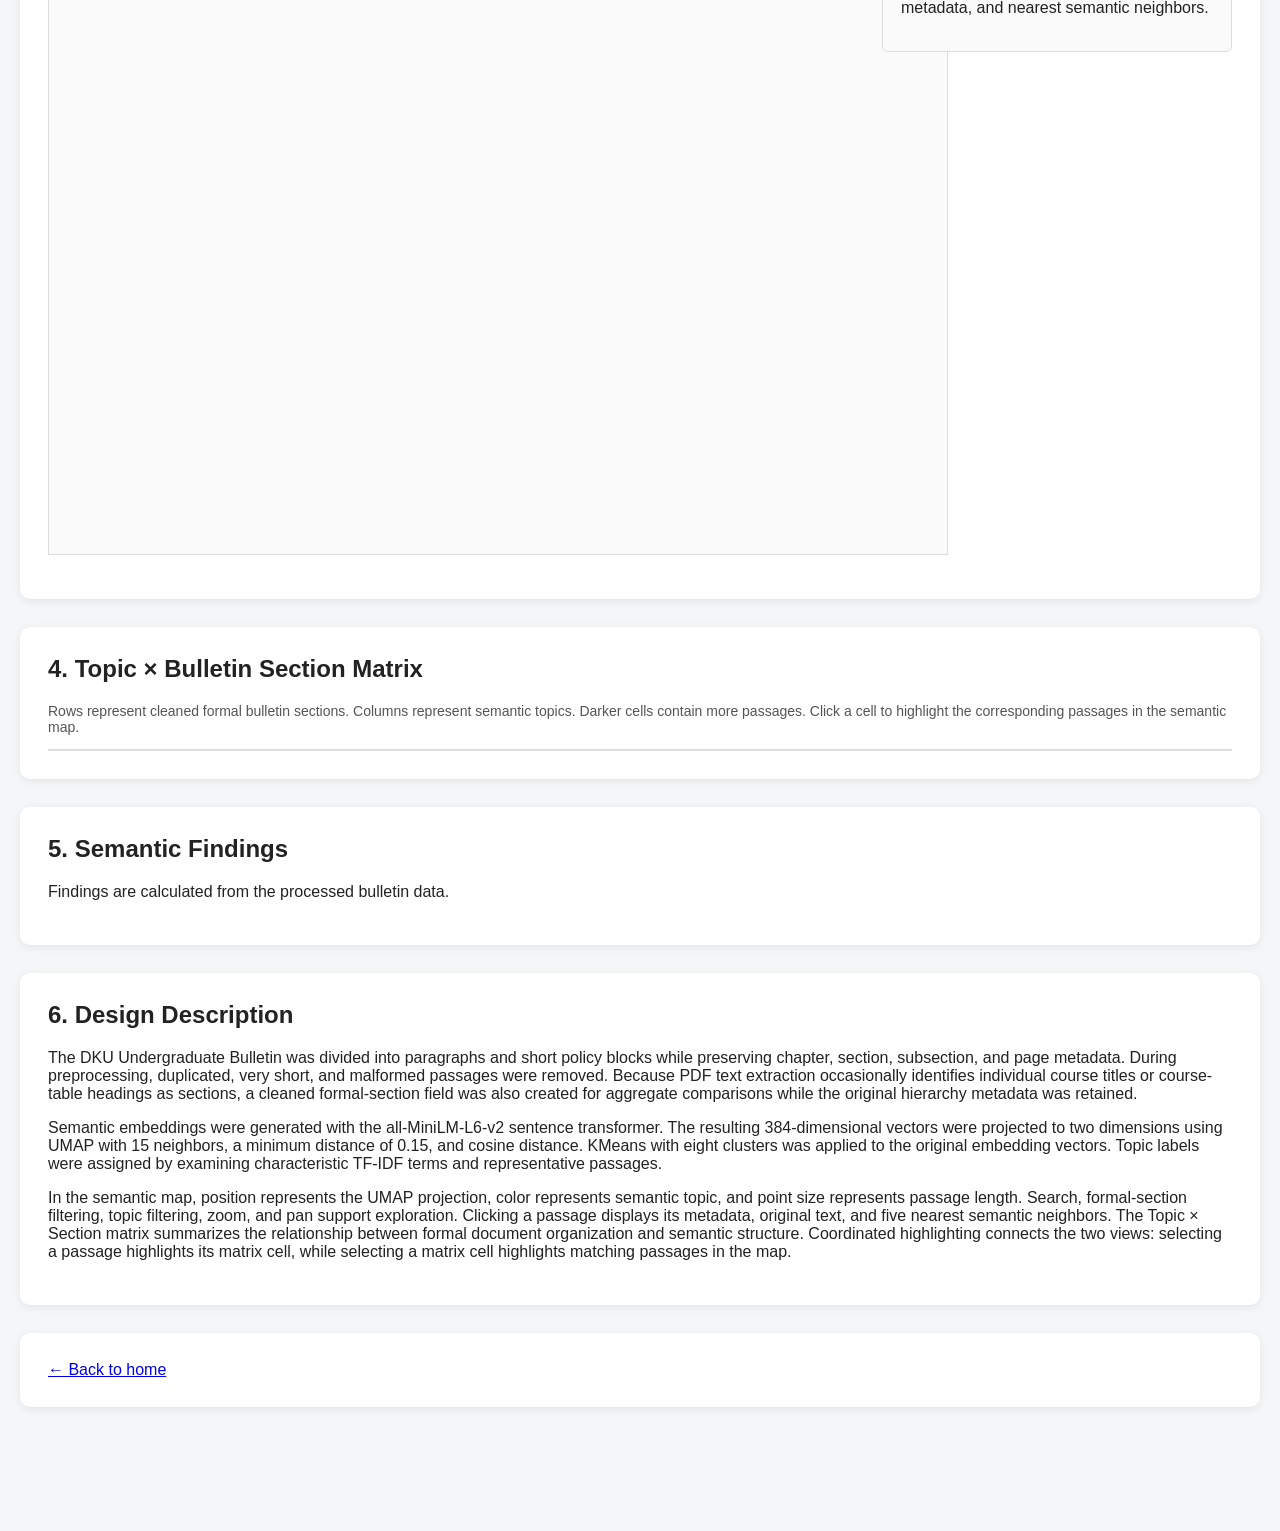
<file: lab8/index.html>
<!DOCTYPE html>
<html lang="en">

<head>
    <meta charset="UTF-8">

    <meta
        name="viewport"
        content="width=device-width, initial-scale=1.0"
    >

    <title>
        Lab 8 - DKU Bulletin Semantic Explorer
    </title>

    <link
        rel="stylesheet"
        href="css/style.css"
    >

    <script src="https://d3js.org/d3.v7.min.js"></script>
</head>

<body>

<header>

    <h1>
        STATS 401
    </h1>

    <p>
        Data Acquisition and Visualization
    </p>

</header>


<main>

    <!-- ================================= -->
    <!-- NAVIGATION -->
    <!-- ================================= -->

    <nav class="lab-nav">

        <a href="../index.html">
            Home
        </a>

        <a href="../lab1/">
            Lab 1
        </a>

        <a href="../lab2/">
            Lab 2
        </a>

        <a href="../lab3/">
            Lab 3
        </a>

        <a href="../lab4/">
            Lab 4
        </a>

        <a href="../lab5/">
            Lab 5
        </a>

        <a href="../lab6/">
            Lab 6
        </a>

        <a href="../lab7/">
            Lab 7
        </a>

        <a
            href="../lab8/"
            class="active"
        >
            Lab 8
        </a>

        <a href="../lab9/">
            Lab 9
        </a>

        <a href="../lab10/">
            Lab 10
        </a>

    </nav>


    <!-- ================================= -->
    <!-- TITLE -->
    <!-- ================================= -->

    <section class="card page-intro">

        <h1>
            Lab 8: DKU Bulletin Semantic Explorer
        </h1>

        <p>
            Exploring the relationship between the formal
            document structure and semantic information space
            of the DKU Undergraduate Bulletin.
        </p>

    </section>


    <!-- ================================= -->
    <!-- CORPUS DESCRIPTION -->
    <!-- ================================= -->

    <section class="card">

        <h2>
            1. Bulletin / Corpus Description
        </h2>

        <p>
            This visualization explores the
            <strong>
                Bulletin of Duke Kunshan University
                Undergraduate Instruction
            </strong>,
            academic year 2021–2022.
            Paragraphs and short policy blocks are treated
            as individual document units.
        </p>

        <div class="source-box">

            <strong>Version:</strong>
            2021–2022 Undergraduate Bulletin

            <br>

            <strong>Source:</strong>

            <a
                href="https://dku-web-admissions.s3.cn-north-1.amazonaws.com.cn/dkumain/files/V2021-22_DKU_UG_Bulletin.pdf"
                target="_blank"
            >
                Official DKU Undergraduate Bulletin PDF
            </a>

            <br>

            <strong>Accessed:</strong>
            September 23, 2026

        </div>

        <div id="stats-container"></div>

    </section>


    <!-- ================================= -->
    <!-- CORPUS OVERVIEW -->
    <!-- ================================= -->

    <section class="card">

        <h2>
            2. Corpus Overview
        </h2>

        <p class="hint">
            These summaries use cleaned formal section
            groupings rather than individual course titles.
        </p>

        <div class="overview-grid">

            <div>

                <h3>
                    Passages by Formal Section
                </h3>

                <svg
                    id="section-count-chart"
                    width="700"
                    height="520"
                ></svg>

            </div>


            <div>

                <h3>
                    Average Passage Length by Formal Section
                </h3>

                <svg
                    id="section-length-chart"
                    width="700"
                    height="520"
                ></svg>

            </div>

        </div>

    </section>


    <!-- ================================= -->
    <!-- SEMANTIC MAP -->
    <!-- ================================= -->

    <section class="card">

        <h2>
            3. Semantic Embedding Map
        </h2>

        <p class="hint">
            Each point represents one passage.
            Nearby points tend to be semantically similar.
            The UMAP axes themselves do not have independent
            semantic meaning.
        </p>


        <div class="controls">

            <input
                type="text"
                id="search-input"
                placeholder="Search bulletin text..."
            >

            <select id="section-filter">

                <option value="All">
                    All Formal Sections
                </option>

            </select>

            <select id="topic-filter">

                <option value="All">
                    All Topics
                </option>

            </select>

            <button id="reset-button">
                Reset
            </button>

        </div>


        <div class="map-layout">

            <div>

                <svg
                    id="semantic-map"
                    width="900"
                    height="650"
                ></svg>

                <div
                    id="topic-legend"
                    class="legend"
                ></div>

            </div>


            <aside id="detail-panel">

                <h3>
                    Passage Details
                </h3>

                <p>
                    Click a point to inspect its original
                    text, metadata, and nearest semantic
                    neighbors.
                </p>

            </aside>

        </div>

    </section>


    <!-- ================================= -->
    <!-- MATRIX -->
    <!-- ================================= -->

    <section class="card">

        <h2>
            4. Topic × Bulletin Section Matrix
        </h2>

        <p class="hint">
            Rows represent cleaned formal bulletin sections.
            Columns represent semantic topics.
            Darker cells contain more passages.
            Click a cell to highlight the corresponding
            passages in the semantic map.
        </p>

        <div
            id="matrix-container"
            class="matrix-scroll"
        ></div>

    </section>


    <!-- ================================= -->
    <!-- FINDINGS -->
    <!-- ================================= -->

    <section class="card">

        <h2>
            5. Semantic Findings
        </h2>

        <div id="findings-container">

            <p>
                Findings are calculated from the processed
                bulletin data.
            </p>

        </div>

    </section>


    <!-- ================================= -->
    <!-- DESIGN DESCRIPTION -->
    <!-- ================================= -->

    <section class="card">

        <h2>
            6. Design Description
        </h2>

        <p>
            The DKU Undergraduate Bulletin was divided into
            paragraphs and short policy blocks while preserving
            chapter, section, subsection, and page metadata.
            During preprocessing, duplicated, very short, and
            malformed passages were removed. Because PDF text
            extraction occasionally identifies individual course
            titles or course-table headings as sections, a cleaned
            formal-section field was also created for aggregate
            comparisons while the original hierarchy metadata was
            retained.
        </p>

        <p>
            Semantic embeddings were generated with the
            all-MiniLM-L6-v2 sentence transformer. The resulting
            384-dimensional vectors were projected to two
            dimensions using UMAP with 15 neighbors, a minimum
            distance of 0.15, and cosine distance. KMeans with
            eight clusters was applied to the original embedding
            vectors. Topic labels were assigned by examining
            characteristic TF-IDF terms and representative
            passages.
        </p>

        <p>
            In the semantic map, position represents the UMAP
            projection, color represents semantic topic, and point
            size represents passage length. Search, formal-section
            filtering, topic filtering, zoom, and pan support
            exploration. Clicking a passage displays its metadata,
            original text, and five nearest semantic neighbors.
            The Topic × Section matrix summarizes the relationship
            between formal document organization and semantic
            structure. Coordinated highlighting connects the two
            views: selecting a passage highlights its matrix cell,
            while selecting a matrix cell highlights matching
            passages in the map.
        </p>

    </section>


    <!-- ================================= -->
    <!-- HOME -->
    <!-- ================================= -->

    <section class="card">

        <a
            href="../index.html"
            class="back-home"
        >
            ← Back to home
        </a>

    </section>

</main>


<div
    id="tooltip"
    class="tooltip"
></div>


<script src="js/main.js"></script>

</body>

</html>
</file>
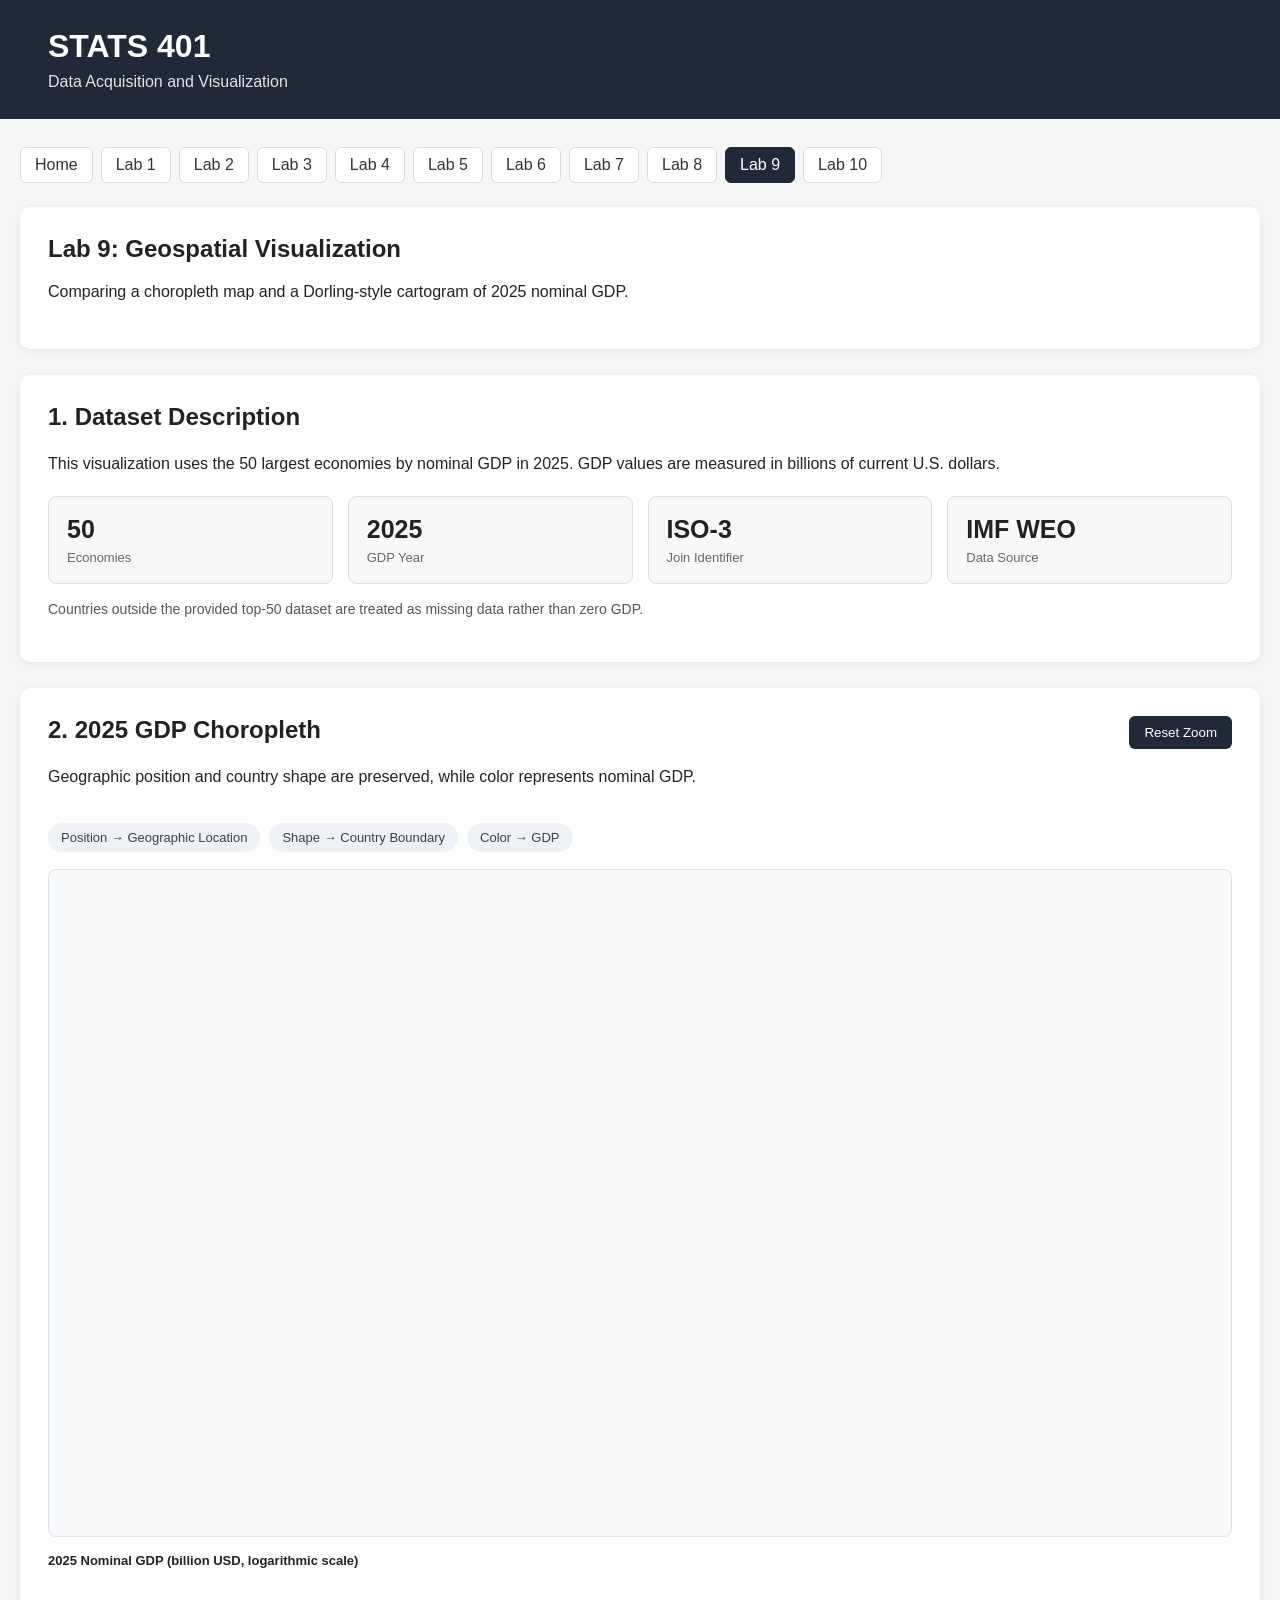
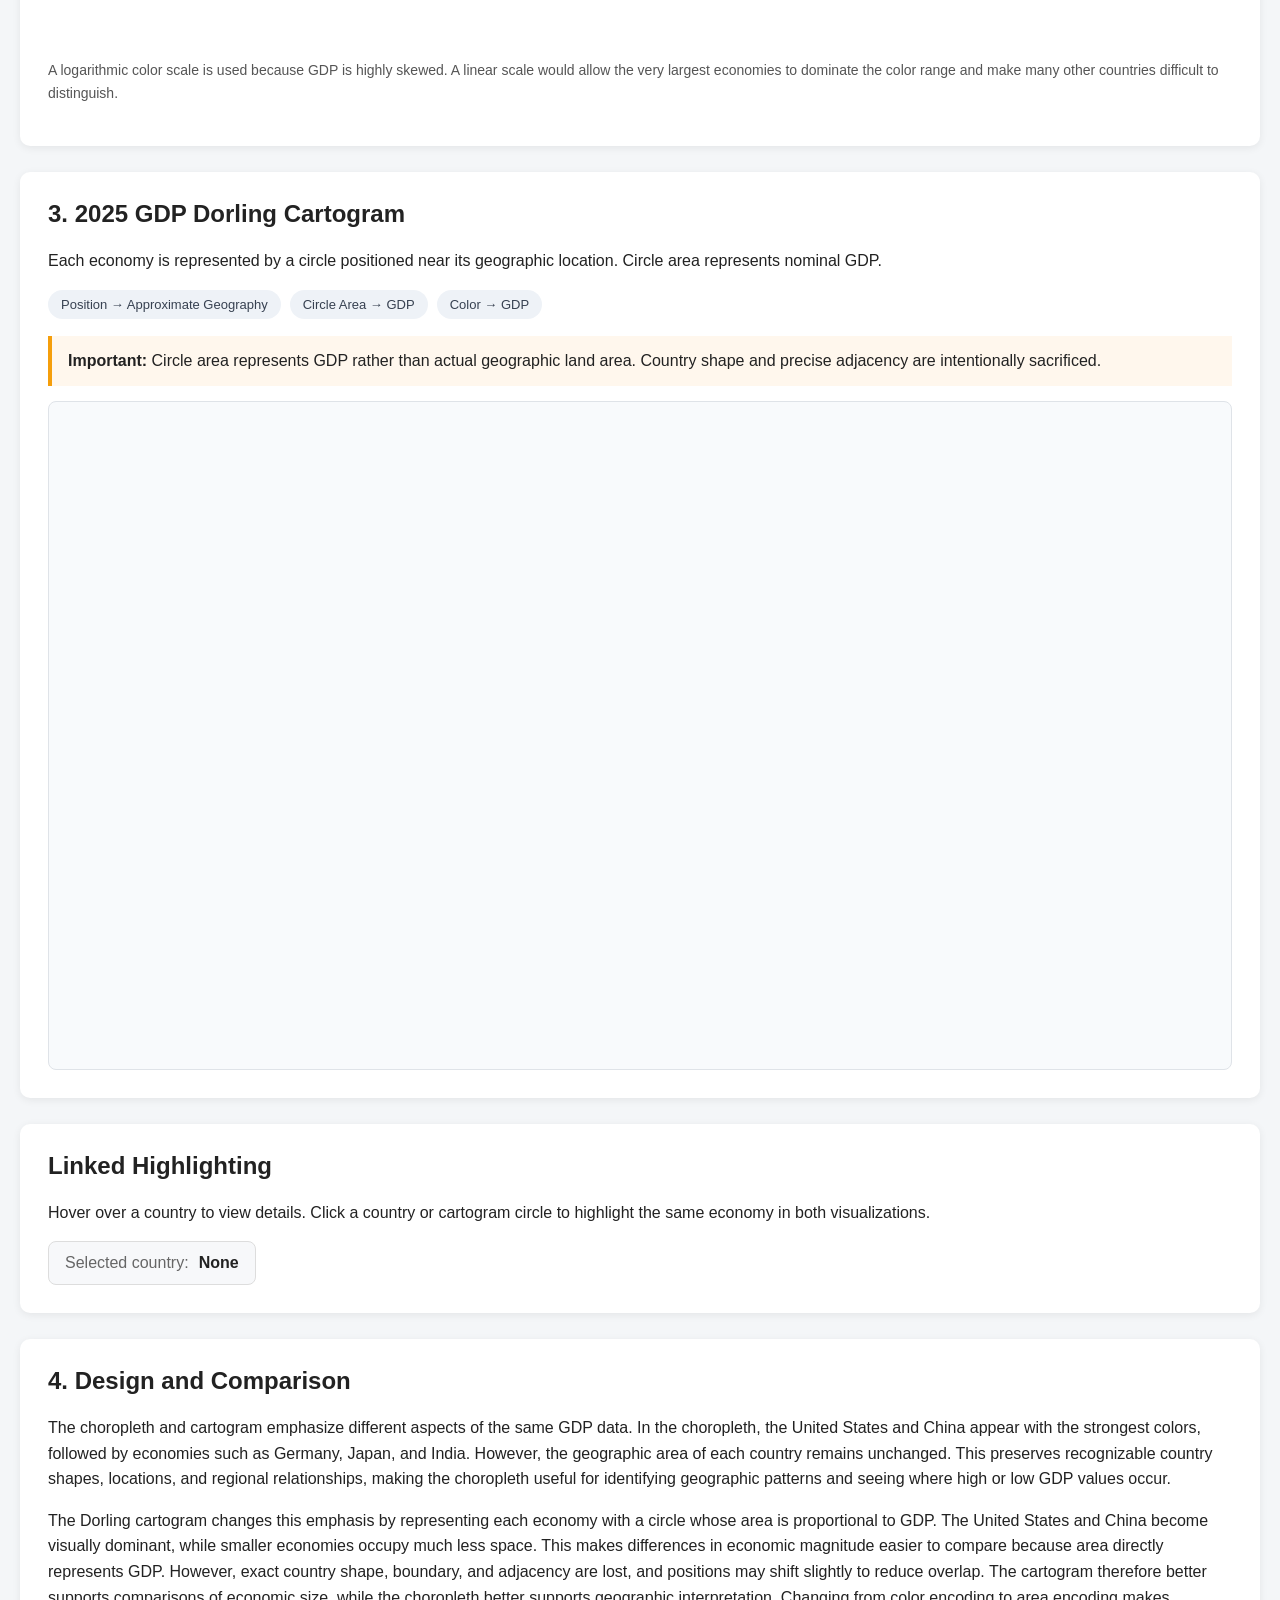
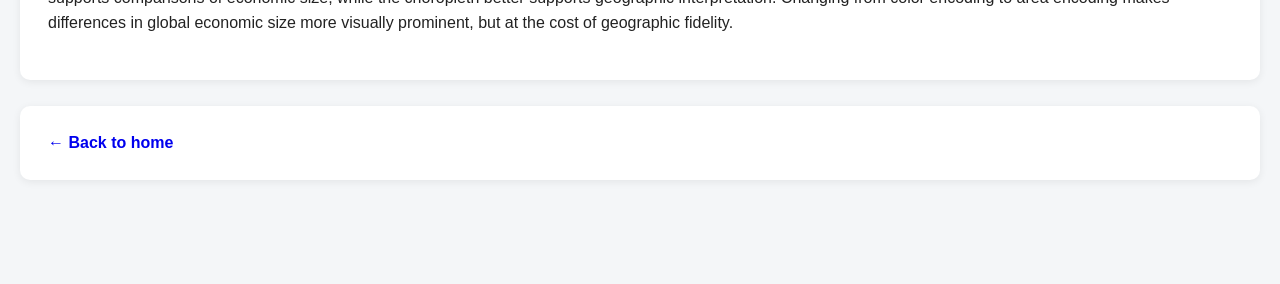
<file: lab9/index.html>
<!DOCTYPE html>
<html lang="en">

<head>
    <meta charset="UTF-8">

    <meta
        name="viewport"
        content="width=device-width, initial-scale=1.0"
    >

    <title>
        Lab 9 - Geospatial Visualization
    </title>

    <link
        rel="stylesheet"
        href="css/style.css"
    >

    <script src="https://d3js.org/d3.v7.min.js"></script>
</head>


<body>

<header>

    <h1>STATS 401</h1>

    <p>
        Data Acquisition and Visualization
    </p>

</header>


<main>

    <!-- ================================= -->
    <!-- NAVIGATION -->
    <!-- ================================= -->

    <nav class="lab-nav">

        <a href="../index.html">
            Home
        </a>

        <a href="../lab1/">
            Lab 1
        </a>

        <a href="../lab2/">
            Lab 2
        </a>

        <a href="../lab3/">
            Lab 3
        </a>

        <a href="../lab4/">
            Lab 4
        </a>

        <a href="../lab5/">
            Lab 5
        </a>

        <a href="../lab6/">
            Lab 6
        </a>

        <a href="../lab7/">
            Lab 7
        </a>

        <a href="../lab8/">
            Lab 8
        </a>

        <a
            href="../lab9/"
            class="active"
        >
            Lab 9
        </a>

        <a href="../lab10/">
            Lab 10
        </a>

    </nav>


    <!-- ================================= -->
    <!-- PAGE INTRO -->
    <!-- ================================= -->

    <section class="card page-intro">

        <h1>
            Lab 9: Geospatial Visualization
        </h1>

        <p>
            Comparing a choropleth map and a Dorling-style
            cartogram of 2025 nominal GDP.
        </p>

    </section>


    <!-- ================================= -->
    <!-- DATASET -->
    <!-- ================================= -->

    <section class="card">

        <h2>
            1. Dataset Description
        </h2>

        <p>
            This visualization uses the 50 largest economies
            by nominal GDP in 2025. GDP values are measured
            in billions of current U.S. dollars.
        </p>

        <div class="dataset-grid">

            <div class="stat-card">

                <div class="stat-number">
                    50
                </div>

                <div class="stat-label">
                    Economies
                </div>

            </div>


            <div class="stat-card">

                <div class="stat-number">
                    2025
                </div>

                <div class="stat-label">
                    GDP Year
                </div>

            </div>


            <div class="stat-card">

                <div class="stat-number">
                    ISO-3
                </div>

                <div class="stat-label">
                    Join Identifier
                </div>

            </div>


            <div class="stat-card">

                <div class="stat-number">
                    IMF WEO
                </div>

                <div class="stat-label">
                    Data Source
                </div>

            </div>

        </div>


        <p class="note">
            Countries outside the provided top-50 dataset
            are treated as missing data rather than zero GDP.
        </p>

    </section>


    <!-- ================================= -->
    <!-- CHOROPLETH -->
    <!-- ================================= -->

    <section class="card">

        <div class="section-heading">

            <div>

                <h2>
                    2. 2025 GDP Choropleth
                </h2>

                <p>
                    Geographic position and country shape are
                    preserved, while color represents nominal GDP.
                </p>

            </div>


            <button
                id="reset-choropleth"
                class="button"
            >
                Reset Zoom
            </button>

        </div>


        <div class="encoding-box">

            <span>
                Position → Geographic Location
            </span>

            <span>
                Shape → Country Boundary
            </span>

            <span>
                Color → GDP
            </span>

        </div>


        <div class="map-wrapper">

            <svg
                id="choropleth-map"
                viewBox="0 0 1100 620"
                preserveAspectRatio="xMidYMid meet"
            ></svg>

        </div>


        <div class="legend-area">

            <div class="legend-title">
                2025 Nominal GDP
                (billion USD, logarithmic scale)
            </div>

            <svg
                id="color-legend"
                width="620"
                height="70"
            ></svg>

        </div>


        <p class="note">
            A logarithmic color scale is used because GDP is
            highly skewed. A linear scale would allow the very
            largest economies to dominate the color range and
            make many other countries difficult to distinguish.
        </p>

    </section>


    <!-- ================================= -->
    <!-- CARTOGRAM -->
    <!-- ================================= -->

    <section class="card">

        <h2>
            3. 2025 GDP Dorling Cartogram
        </h2>

        <p>
            Each economy is represented by a circle positioned
            near its geographic location. Circle area represents
            nominal GDP.
        </p>


        <div class="encoding-box">

            <span>
                Position → Approximate Geography
            </span>

            <span>
                Circle Area → GDP
            </span>

            <span>
                Color → GDP
            </span>

        </div>


        <div class="cartogram-note">

            <strong>
                Important:
            </strong>

            Circle area represents GDP rather than actual
            geographic land area. Country shape and precise
            adjacency are intentionally sacrificed.

        </div>


        <div class="map-wrapper">

            <svg
                id="cartogram-map"
                viewBox="0 0 1100 620"
                preserveAspectRatio="xMidYMid meet"
            ></svg>

        </div>

    </section>


    <!-- ================================= -->
    <!-- LINKED HIGHLIGHT -->
    <!-- ================================= -->

    <section class="card">

        <h2>
            Linked Highlighting
        </h2>

        <p>
            Hover over a country to view details.
            Click a country or cartogram circle to highlight
            the same economy in both visualizations.
        </p>


        <div id="selection-panel">

            <span class="selection-label">
                Selected country:
            </span>

            <span id="selected-country">
                None
            </span>

        </div>

    </section>


    <!-- ================================= -->
    <!-- COMPARISON -->
    <!-- ================================= -->

    <section class="card">

        <h2>
            4. Design and Comparison
        </h2>

        <p>
            The choropleth and cartogram emphasize different
            aspects of the same GDP data. In the choropleth,
            the United States and China appear with the strongest
            colors, followed by economies such as Germany, Japan,
            and India. However, the geographic area of each country
            remains unchanged. This preserves recognizable country
            shapes, locations, and regional relationships, making
            the choropleth useful for identifying geographic
            patterns and seeing where high or low GDP values occur.
        </p>

        <p>
            The Dorling cartogram changes this emphasis by
            representing each economy with a circle whose area is
            proportional to GDP. The United States and China become
            visually dominant, while smaller economies occupy much
            less space. This makes differences in economic magnitude
            easier to compare because area directly represents GDP.
            However, exact country shape, boundary, and adjacency
            are lost, and positions may shift slightly to reduce
            overlap. The cartogram therefore better supports
            comparisons of economic size, while the choropleth
            better supports geographic interpretation. Changing
            from color encoding to area encoding makes differences
            in global economic size more visually prominent, but
            at the cost of geographic fidelity.
        </p>

    </section>


    <!-- ================================= -->
    <!-- HOME -->
    <!-- ================================= -->

    <section class="card">

        <a
            href="../index.html"
            class="back-home"
        >
            ← Back to home
        </a>

    </section>

</main>


<div
    id="tooltip"
    class="tooltip"
></div>


<script src="js/main.js"></script>

</body>

</html>
</file>
<file: critique/style.css>
* {
  box-sizing: border-box;
}

html {
  scroll-behavior: smooth;
}

body {
  margin: 0;
  font-family: Arial, Helvetica, sans-serif;
  background: #f5f6f8;
  color: #202a35;
}


/* ==========================================================
   TOP BAR
========================================================== */

.top-bar {
  background: #ffffff;
  border-bottom: 1px solid #e1e5ea;
  padding: 15px 5%;
}

.home-link {
  color: #375b80;
  text-decoration: none;
  font-weight: 700;
  font-size: 0.92rem;
}

.home-link:hover {
  text-decoration: underline;
}


/* ==========================================================
   PAGE
========================================================== */

.page {
  width: min(1380px, 94%);
  margin: 0 auto;
  padding: 50px 0 80px;
}


/* ==========================================================
   HERO
========================================================== */

.hero {
  margin-bottom: 70px;
  max-width: 1100px;
}

.eyebrow {
  margin: 0 0 12px;
  font-size: 0.78rem;
  font-weight: 800;
  letter-spacing: 0.1em;
  color: #718096;
  text-transform: uppercase;
}

.hero h1 {
  margin: 0;
  font-size: clamp(3rem, 6vw, 5.4rem);
  line-height: 0.98;
  letter-spacing: -0.04em;
  color: #1e2d3d;
}

.hero-question {
  margin: 18px 0 0;
  max-width: 1000px;
  font-size: clamp(1.6rem, 3vw, 2.6rem);
  line-height: 1.18;
  color: #3e5f7e;
}

.subtitle {
  margin-top: 22px;
  font-size: 1.08rem;
  color: #66788a;
}

.author-name {
  margin-top: 14px;
  font-size: 1rem;
  font-weight: 700;
  color: #3e5f7e;
}


/* ==========================================================
   PART HEADERS
========================================================== */

.part-header {
  margin: 90px 0 40px;
  padding: 22px 0 18px;
  border-top: 2px solid #304c66;
  border-bottom: 1px solid #dbe1e6;
}

.part-header p {
  margin: 0 0 6px;
  font-size: 0.75rem;
  font-weight: 800;
  letter-spacing: 0.12em;
  color: #718096;
}

.part-header h2 {
  margin: 0;
  font-size: 2rem;
  color: #24384c;
}

.report-part {
  margin-top: 110px;
}


/* ==========================================================
   SECTIONS
========================================================== */

.section {
  margin-bottom: 85px;
}

.section > h2 {
  margin: 0 0 18px;
  font-size: 2rem;
  color: #24384c;
}

.section > p,
.chart-intro {
  max-width: 1000px;
  color: #5d6d7d;
  line-height: 1.75;
}


/* ==========================================================
   ORIGINAL IMAGE
========================================================== */

.image-card {
  margin-top: 25px;
  padding: 12px;
  background: white;
  border: 1px solid #e1e5ea;
  border-radius: 14px;
  box-shadow: 0 6px 20px rgba(31, 43, 55, 0.05);
}

.original-image {
  width: 100%;
  display: block;
}

.source-text {
  margin-top: 12px;
  font-size: 0.9rem;
  color: #7d8996;
}

a {
  color: #3e678d;
}

a:hover {
  text-decoration: none;
}


/* ==========================================================
   MODEL NOTE
========================================================== */

.model-note {
  max-width: 1000px;
  margin-top: 20px;
  padding: 14px 18px;
  border-left: 4px solid #be9258;
  border-radius: 5px;
  background: #faf5ed;
  color: #675a48;
  font-size: 0.9rem;
  line-height: 1.6;
}


/* ==========================================================
   CONTROLS
========================================================== */

.controls-panel {
  margin: 28px 0 20px;
  padding: 18px 20px;
  background: white;
  border: 1px solid #e1e5ea;
  border-radius: 12px;
}

.control-block {
  display: flex;
  align-items: center;
  flex-wrap: wrap;
  gap: 14px;
}

.control-label {
  font-size: 0.9rem;
  font-weight: 800;
  color: #334d64;
}

#region-buttons {
  display: flex;
  flex-wrap: wrap;
  gap: 8px;
}

.region-button {
  border: 1px solid #bcc7d2;
  background: white;
  color: #39536c;
  padding: 8px 13px;
  border-radius: 20px;
  cursor: pointer;
  font-size: 0.83rem;
  transition: 0.18s ease;
}

.region-button:hover {
  background: #f0f3f6;
}

.region-button.active {
  background: #304c66;
  color: white;
  border-color: #304c66;
}

.interaction-note {
  margin: 12px 0 0;
  font-size: 0.86rem;
  color: #7c8996;
}


/* ==========================================================
   VISUALIZATION LAYOUT
========================================================== */

.visualization-grid {
  display: grid;
  grid-template-columns: minmax(0, 1.15fr) minmax(400px, 0.85fr);
  gap: 20px;
  align-items: stretch;
}

.chart-card {
  min-width: 0;
  background: white;
  border: 1px solid #e1e5ea;
  border-radius: 14px;
  padding: 18px;
  box-shadow: 0 5px 18px rgba(31, 43, 55, 0.05);
}

.chart-header {
  margin-bottom: 8px;
}

.chart-header h3 {
  margin: 2px 0 8px;
  font-size: 1.25rem;
  color: #24384c;
}

.chart-header p:not(.chart-kicker) {
  margin: 0;
  max-width: 700px;
  line-height: 1.55;
  font-size: 0.87rem;
  color: #748291;
}

.chart-kicker {
  margin: 0;
  font-size: 0.7rem;
  font-weight: 800;
  letter-spacing: 0.08em;
  color: #8290a0;
}

#scatter-chart,
#gap-chart {
  width: 100%;
  overflow-x: auto;
}

#scatter-chart svg,
#gap-chart svg {
  display: block;
}


/* ==========================================================
   D3 AXES / GRID
========================================================== */

.axis text {
  font-size: 11px;
  fill: #697989;
}

.axis path,
.axis line {
  stroke: #bec7cf;
}

.grid line {
  stroke: #e6eaee;
  stroke-dasharray: 3 4;
}

.grid path {
  stroke-width: 0;
}

.axis-label {
  font-size: 12px;
  font-weight: 700;
  fill: #435b70;
}


/* ==========================================================
   SCATTER
========================================================== */

.country-dot {
  stroke: white;
  stroke-width: 1px;
  cursor: pointer;
}

.country-dot.focused {
  stroke: #172636;
  stroke-width: 2.6px;
}

.trend-line {
  fill: none;
  stroke: #314354;
  stroke-width: 2.2px;
  stroke-dasharray: 7 5;
}

.trend-label {
  font-size: 11px;
  font-weight: 700;
  fill: #435464;
}

.legend-title {
  font-size: 11px;
  font-weight: 800;
  fill: #435464;
}

.legend-text {
  font-size: 10px;
  fill: #748291;
}


/* ==========================================================
   GAP CHART
========================================================== */

.gap-zero-line {
  stroke: #768696;
  stroke-width: 1.2px;
}

.gap-mark {
  stroke-width: 2px;
  cursor: pointer;
}

.gap-dot {
  cursor: pointer;
}

.gap-country-label {
  font-size: 10.5px;
  fill: #526271;
}

.gap-value-label {
  font-size: 10px;
  font-weight: 700;
}


/* ==========================================================
   TOOLTIP
========================================================== */

.tooltip {
  position: fixed;
  opacity: 0;
  pointer-events: none;
  z-index: 50;
  min-width: 235px;
  padding: 13px 15px;
  background: rgba(25, 36, 47, 0.96);
  color: white;
  border-radius: 9px;
  box-shadow: 0 8px 25px rgba(0, 0, 0, 0.18);
  font-size: 0.84rem;
  line-height: 1.55;
}

.tooltip-title {
  font-size: 1rem;
  font-weight: 800;
  margin-bottom: 5px;
}


/* ==========================================================
   INTERPRETATION
========================================================== */

.interpretation-box {
  margin-top: 16px;
  padding: 15px 18px;
  border-left: 4px solid #4e718f;
  background: #edf2f6;
  border-radius: 5px;
  line-height: 1.6;
  font-size: 0.9rem;
  color: #4d6275;
}


/* ==========================================================
   REPORT
========================================================== */

.report {
  max-width: 980px;
  margin: 0 auto;
  padding: 10px 0;
}

.report-section {
  margin-bottom: 55px;
}

.report-section h2 {
  margin: 0 0 16px;
  font-size: 1.65rem;
  color: #24384c;
}

.report-section p {
  margin: 0 0 16px;
  line-height: 1.8;
  font-size: 1rem;
  color: #4f5f6f;
}

.report-figure {
  margin: 30px 0;
}

.report-figure img {
  width: 100%;
  display: block;
  border: 1px solid #e1e5ea;
  background: white;
}

.report-figure figcaption {
  margin-top: 9px;
  text-align: center;
  font-size: 0.85rem;
  color: #7d8996;
}


/* ==========================================================
   FOOTER
========================================================== */

footer {
  border-top: 1px solid #e1e5ea;
  background: white;
  padding: 26px;
  text-align: center;
  font-size: 0.85rem;
  color: #83909c;
}


/* ==========================================================
   RESPONSIVE
========================================================== */

@media (max-width: 1050px) {

  .visualization-grid {
    grid-template-columns: 1fr;
  }

}

@media (max-width: 760px) {

  .control-block {
    align-items: flex-start;
    flex-direction: column;
  }

  .hero h1 {
    font-size: 2.8rem;
  }

}
</file>
<file: lab10/css/style.css>
* {
    box-sizing: border-box;
}


body {
    margin: 0;

    font-family:
        Arial,
        Helvetica,
        sans-serif;

    background: #f4f6f8;

    color: #222;
}


/* =================================
   HEADER
================================= */

header {
    background: #1f2937;

    color: white;

    padding: 28px 48px;
}


header h1 {
    margin: 0 0 8px 0;
}


header p {
    margin: 0;

    opacity: 0.88;
}


/* =================================
   MAIN
================================= */

main {
    max-width: 1450px;

    margin: 28px auto;

    padding: 0 20px 50px;
}


/* =================================
   NAVIGATION
================================= */

.lab-nav {
    display: flex;

    flex-wrap: wrap;

    gap: 8px;

    margin-bottom: 24px;
}


.lab-nav a {
    text-decoration: none;

    color: #333;

    background: white;

    border: 1px solid #d7dce1;

    padding: 8px 14px;

    border-radius: 6px;
}


.lab-nav a:hover {
    background: #eef1f4;
}


.lab-nav a.active {
    background: #1f2937;

    color: white;

    border-color: #1f2937;
}


/* =================================
   CARDS
================================= */

.card {
    background: white;

    padding: 28px;

    margin-bottom: 26px;

    border-radius: 10px;

    box-shadow:
        0 2px 8px
        rgba(0, 0, 0, 0.07);
}


.card h2 {
    margin-top: 0;
}


.card p {
    line-height: 1.6;
}


.page-intro h1 {
    margin-top: 0;

    margin-bottom: 8px;
}


/* =================================
   BUTTONS
================================= */

.button {
    border: none;

    background: #1f2937;

    color: white;

    padding: 10px 16px;

    border-radius: 6px;

    cursor: pointer;

    font-size: 14px;
}


.button:hover {
    background: #374151;
}


.voice-button {
    font-weight: 700;
}


.secondary-button {
    background: #64748b;
}


.secondary-button:hover {
    background: #475569;
}


/* =================================
   VOICE
================================= */

.voice-layout {
    display: grid;

    grid-template-columns:
        minmax(220px, 0.5fr)
        minmax(360px, 1.5fr);

    gap: 20px;

    margin-top: 20px;
}


.voice-controls {
    display: flex;

    flex-direction: column;

    gap: 10px;
}


.voice-feedback {
    background: #f7f8fa;

    border: 1px solid #ddd;

    border-radius: 8px;

    padding: 16px;
}


.feedback-row {
    display: grid;

    grid-template-columns: 110px 1fr;

    gap: 10px;

    margin-bottom: 10px;

    line-height: 1.4;
}


.feedback-row:last-child {
    margin-bottom: 0;
}


.feedback-label {
    font-weight: 700;

    color: #475569;
}


#voice-status.listening {
    color: #b45309;

    font-weight: 700;
}


#voice-status.success {
    color: #15803d;

    font-weight: 700;
}


#voice-status.error {
    color: #b91c1c;

    font-weight: 700;
}


.command-help {
    margin-top: 20px;
}


.command-help h3 {
    margin-bottom: 10px;
}


.command-list {
    display: flex;

    flex-wrap: wrap;

    gap: 8px;
}


.command-list code {
    background: #eef2f7;

    border: 1px solid #d7dce1;

    padding: 7px 10px;

    border-radius: 6px;

    font-size: 13px;
}


.privacy-note {
    margin-top: 20px;

    padding: 13px 16px;

    background: #eff6ff;

    border-left: 4px solid #3b82f6;
}


/* =================================
   DATASET
================================= */

.dataset-grid {
    display: grid;

    grid-template-columns:
        repeat(
            auto-fit,
            minmax(180px, 1fr)
        );

    gap: 15px;

    margin-top: 20px;
}


.stat-card {
    background: #f7f8fa;

    border: 1px solid #ddd;

    border-radius: 8px;

    padding: 18px;
}


.stat-number {
    font-size: 25px;

    font-weight: 700;

    margin-bottom: 6px;
}


.stat-label {
    color: #666;

    font-size: 13px;
}


/* =================================
   SECTION HEADING
================================= */

.section-heading {
    display: flex;

    justify-content: space-between;

    align-items: flex-start;

    gap: 20px;
}


/* =================================
   ENCODING
================================= */

.encoding-box {
    display: flex;

    flex-wrap: wrap;

    gap: 9px;

    margin: 17px 0;
}


.encoding-box span {
    background: #eef2f7;

    color: #374151;

    padding: 7px 13px;

    border-radius: 20px;

    font-size: 13px;
}


/* =================================
   MAPS
================================= */

.map-wrapper {
    width: 100%;

    background: #f8fafc;

    border: 1px solid #dfe3e8;

    border-radius: 8px;

    overflow: hidden;
}


#choropleth-map,
#cartogram-map {
    display: block;

    width: 100%;

    height: auto;
}


.country,
.cartogram-circle {
    cursor: pointer;
}


/* =================================
   LEGEND
================================= */

.legend-area {
    margin-top: 16px;
}


.legend-title {
    font-size: 13px;

    font-weight: 600;

    margin-bottom: 3px;
}


/* =================================
   SELECTION
================================= */

#selection-panel {
    display: inline-flex;

    align-items: center;

    gap: 10px;

    background: #f7f8fa;

    border: 1px solid #ddd;

    border-radius: 8px;

    padding: 12px 16px;
}


.selection-label {
    color: #666;
}


#selected-country {
    font-weight: 700;
}


/* =================================
   TOOLTIP
================================= */

.tooltip {
    position: fixed;

    pointer-events: none;

    opacity: 0;

    background:
        rgba(17, 24, 39, 0.94);

    color: white;

    padding: 9px 11px;

    border-radius: 6px;

    font-size: 13px;

    line-height: 1.45;

    max-width: 260px;

    z-index: 9999;
}


/* =================================
   HOME
================================= */

.back-home {
    text-decoration: none;

    font-weight: 600;
}


/* =================================
   MOBILE
================================= */

@media (
    max-width: 850px
) {

    header {
        padding: 22px;
    }


    main {
        padding:
            0 12px 40px;
    }


    .card {
        padding: 20px;
    }


    .section-heading {
        flex-direction: column;
    }


    .voice-layout {
        grid-template-columns: 1fr;
    }

}
</file>
<file: lab8/css/style.css>
* {
    box-sizing: border-box;
}

body {
    margin: 0;
    font-family: Arial, Helvetica, sans-serif;
    background: #f4f6f8;
    color: #222;
}

header {
    background: #1f2937;
    color: white;
    padding: 30px 50px;
}

header h1 {
    margin: 0 0 10px 0;
}

header p {
    margin: 0;
    opacity: 0.9;
}

main {
    max-width: 1500px;
    margin: 30px auto;
    padding: 0 20px 50px;
}

.card {
    background: white;
    padding: 28px;
    margin-bottom: 28px;
    border-radius: 10px;
    box-shadow: 0 2px 8px rgba(0, 0, 0, 0.08);
}

h2 {
    margin-top: 0;
}

h3 {
    margin-bottom: 12px;
}

.hint {
    color: #555;
    font-size: 14px;
}

.stats-grid {
    display: grid;
    grid-template-columns: repeat(
        auto-fit,
        minmax(180px, 1fr)
    );
    gap: 15px;
    margin-top: 20px;
}

.stat-card {
    background: #f7f8fa;
    border: 1px solid #ddd;
    border-radius: 8px;
    padding: 18px;
}

.stat-card .number {
    font-size: 26px;
    font-weight: bold;
    margin-bottom: 5px;
}

.stat-card .label {
    font-size: 13px;
    color: #666;
}

.overview-grid {
    display: grid;
    grid-template-columns: 1fr 1fr;
    gap: 30px;
    overflow-x: auto;
}

.controls {
    display: flex;
    flex-wrap: wrap;
    gap: 10px;
    margin: 20px 0;
}

.controls input,
.controls select,
.controls button {
    padding: 9px 12px;
    border: 1px solid #bbb;
    border-radius: 5px;
    font-size: 14px;
}

.controls input {
    min-width: 260px;
}

.controls button {
    cursor: pointer;
    background: #222;
    color: white;
}

.map-layout {
    display: grid;
    grid-template-columns: minmax(700px, 1fr) 350px;
    gap: 25px;
    align-items: start;
}

#semantic-map {
    border: 1px solid #ddd;
    background: #fafafa;
}

#detail-panel {
    border: 1px solid #ddd;
    background: #fafafa;
    padding: 18px;
    max-height: 650px;
    overflow-y: auto;
    border-radius: 6px;
}

.detail-text {
    line-height: 1.5;
}

.neighbor {
    margin-top: 12px;
    padding: 10px;
    background: white;
    border-left: 3px solid #888;
}

.legend {
    display: flex;
    flex-wrap: wrap;
    gap: 12px;
    margin-top: 12px;
}

.legend-item {
    display: flex;
    align-items: center;
    gap: 6px;
    font-size: 12px;
}

.legend-dot {
    width: 12px;
    height: 12px;
    border-radius: 50%;
}

.matrix-scroll {
    overflow: auto;
    max-height: 800px;
    border: 1px solid #ddd;
}

.tooltip {
    position: absolute;
    pointer-events: none;
    background: rgba(20, 20, 20, 0.92);
    color: white;
    padding: 8px 10px;
    border-radius: 5px;
    font-size: 12px;
    opacity: 0;
    max-width: 320px;
    z-index: 999;
}

.axis text {
    font-size: 10px;
}

.bar-label {
    font-size: 10px;
}

.matrix-label {
    font-size: 10px;
}

@media (max-width: 1100px) {
    .overview-grid {
        grid-template-columns: 1fr;
    }

    .map-layout {
        grid-template-columns: 1fr;
    }

    #detail-panel {
        max-height: none;
    }
}
</file>
<file: lab9/css/style.css>
* {
    box-sizing: border-box;
}


body {
    margin: 0;

    font-family:
        Arial,
        Helvetica,
        sans-serif;

    background: #f4f6f8;

    color: #222;
}


/* =================================
   HEADER
================================= */

header {
    background: #1f2937;

    color: white;

    padding: 28px 48px;
}


header h1 {
    margin: 0 0 8px 0;
}


header p {
    margin: 0;

    opacity: 0.88;
}


/* =================================
   MAIN
================================= */

main {
    max-width: 1450px;

    margin: 28px auto;

    padding: 0 20px 50px;
}


/* =================================
   NAVIGATION
================================= */

.lab-nav {
    display: flex;

    flex-wrap: wrap;

    gap: 8px;

    margin-bottom: 24px;
}


.lab-nav a {
    text-decoration: none;

    color: #333;

    background: white;

    border: 1px solid #d7dce1;

    padding: 8px 14px;

    border-radius: 6px;
}


.lab-nav a:hover {
    background: #eef1f4;
}


.lab-nav a.active {
    background: #1f2937;

    color: white;

    border-color: #1f2937;
}


/* =================================
   CARDS
================================= */

.card {
    background: white;

    padding: 28px;

    margin-bottom: 26px;

    border-radius: 10px;

    box-shadow:
        0 2px 8px
        rgba(0, 0, 0, 0.07);
}


.card h2 {
    margin-top: 0;
}


.card p {
    line-height: 1.6;
}


.page-intro h1 {
    margin-top: 0;

    margin-bottom: 8px;
}


/* =================================
   DATASET
================================= */

.dataset-grid {
    display: grid;

    grid-template-columns:
        repeat(
            auto-fit,
            minmax(180px, 1fr)
        );

    gap: 15px;

    margin-top: 20px;
}


.stat-card {
    background: #f7f8fa;

    border: 1px solid #ddd;

    border-radius: 8px;

    padding: 18px;
}


.stat-number {
    font-size: 25px;

    font-weight: 700;

    margin-bottom: 6px;
}


.stat-label {
    color: #666;

    font-size: 13px;
}


/* =================================
   SECTION HEADING
================================= */

.section-heading {
    display: flex;

    justify-content: space-between;

    align-items: flex-start;

    gap: 20px;
}


/* =================================
   BUTTON
================================= */

.button {
    border: 0;

    background: #1f2937;

    color: white;

    padding: 9px 15px;

    border-radius: 6px;

    cursor: pointer;
}


.button:hover {
    background: #374151;
}


/* =================================
   ENCODING
================================= */

.encoding-box {
    display: flex;

    flex-wrap: wrap;

    gap: 9px;

    margin: 17px 0;
}


.encoding-box span {
    background: #eef2f7;

    color: #374151;

    padding: 7px 13px;

    border-radius: 20px;

    font-size: 13px;
}


/* =================================
   MAPS
================================= */

.map-wrapper {
    width: 100%;

    background: #f8fafc;

    border: 1px solid #dfe3e8;

    border-radius: 8px;

    overflow: hidden;
}


#choropleth-map,
#cartogram-map {
    display: block;

    width: 100%;

    height: auto;
}


/* Important:
   no CSS transitions on paths/circles.
   This keeps hover/click lightweight.
*/

.country {
    cursor: pointer;
}


.cartogram-circle {
    cursor: pointer;
}


/* =================================
   LEGEND
================================= */

.legend-area {
    margin-top: 16px;
}


.legend-title {
    font-size: 13px;

    font-weight: 600;

    margin-bottom: 3px;
}


/* =================================
   CARTOGRAM NOTE
================================= */

.cartogram-note {
    margin: 15px 0;

    padding: 13px 16px;

    background: #fff7ed;

    border-left: 4px solid #f59e0b;

    line-height: 1.5;
}


/* =================================
   NOTES
================================= */

.note {
    color: #555;

    font-size: 14px;

    line-height: 1.55;
}


/* =================================
   SELECTION
================================= */

#selection-panel {
    display: inline-flex;

    gap: 10px;

    align-items: center;

    padding: 12px 16px;

    background: #f7f8fa;

    border: 1px solid #ddd;

    border-radius: 8px;
}


.selection-label {
    color: #666;
}


#selected-country {
    font-weight: 700;
}


/* =================================
   TOOLTIP
================================= */

.tooltip {
    position: fixed;

    pointer-events: none;

    opacity: 0;

    background:
        rgba(17, 24, 39, 0.94);

    color: white;

    padding: 9px 11px;

    border-radius: 6px;

    font-size: 13px;

    line-height: 1.45;

    max-width: 260px;

    z-index: 9999;
}


/* =================================
   HOME
================================= */

.back-home {
    text-decoration: none;

    font-weight: 600;
}


/* =================================
   MOBILE
================================= */

@media (
    max-width: 850px
) {

    header {
        padding: 22px;
    }


    main {
        padding:
            0 12px 40px;
    }


    .card {
        padding: 20px;
    }


    .section-heading {
        flex-direction: column;
    }

}
</file>
